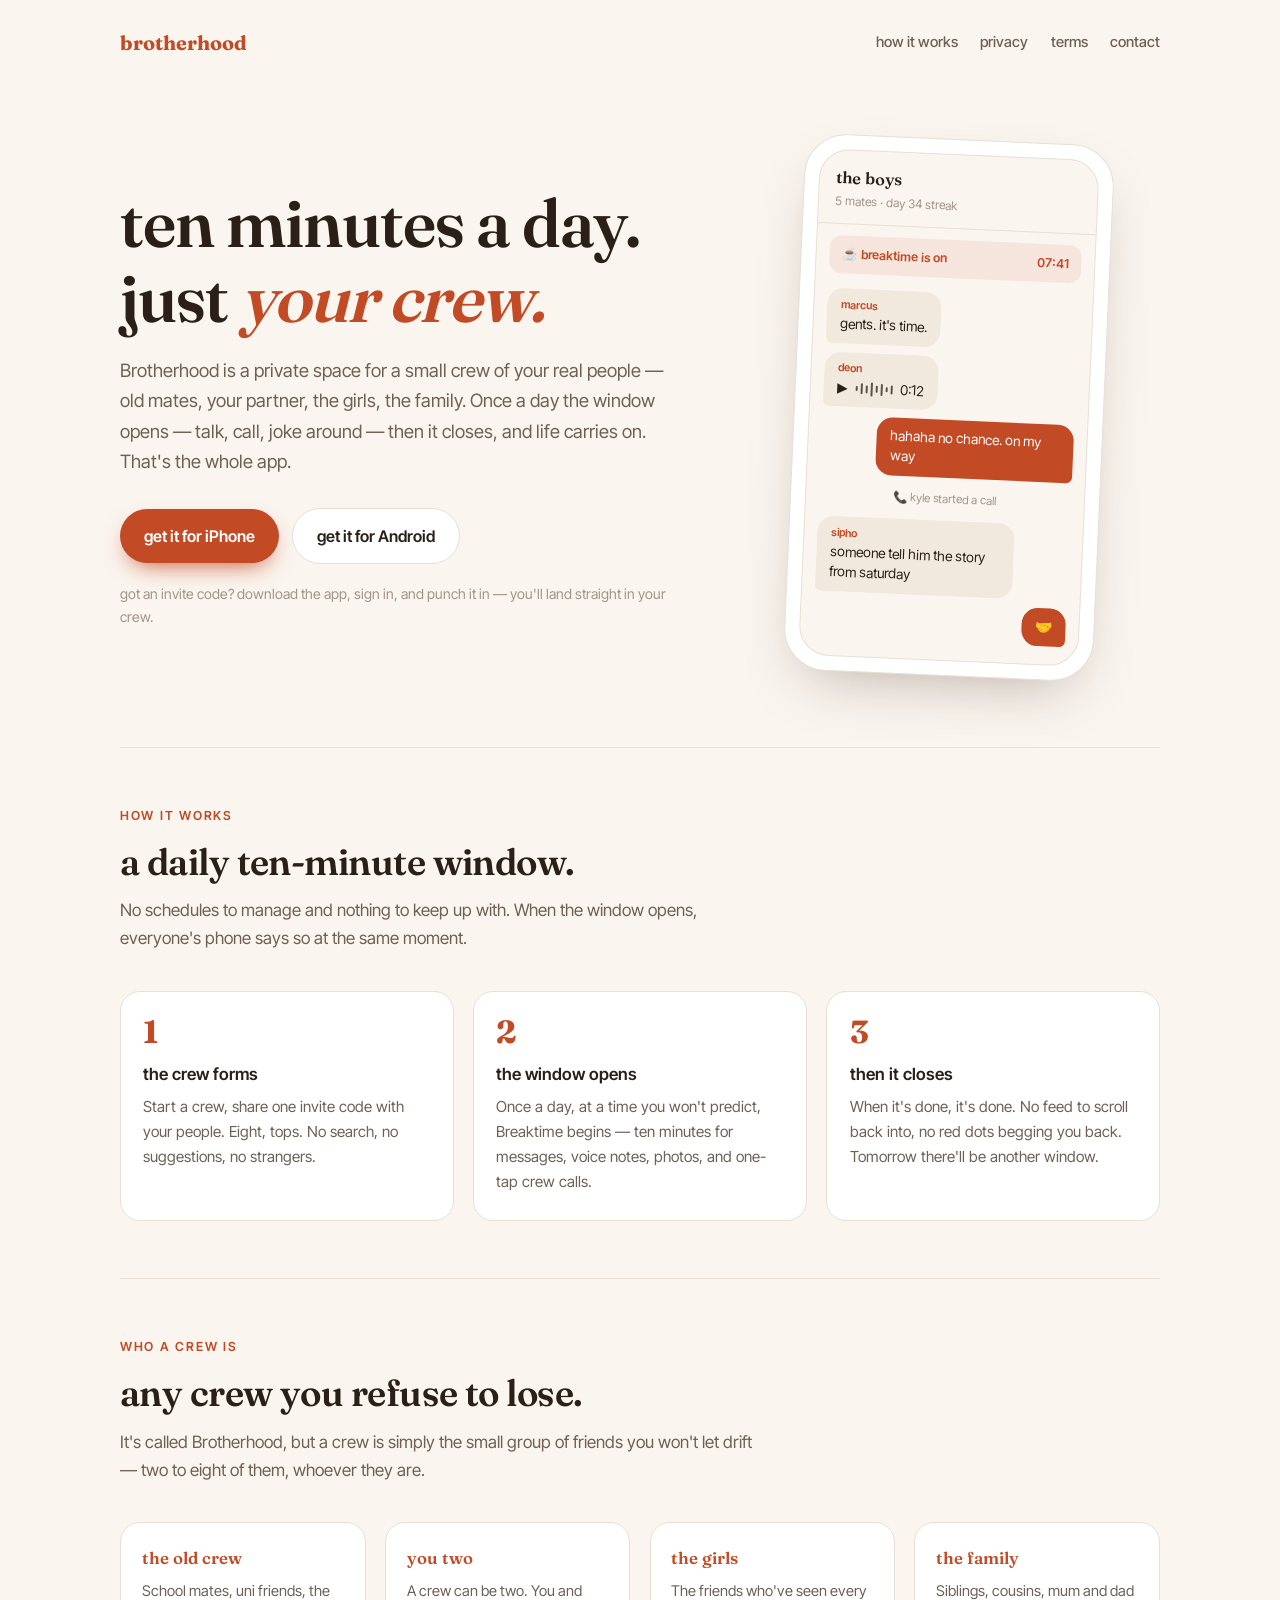
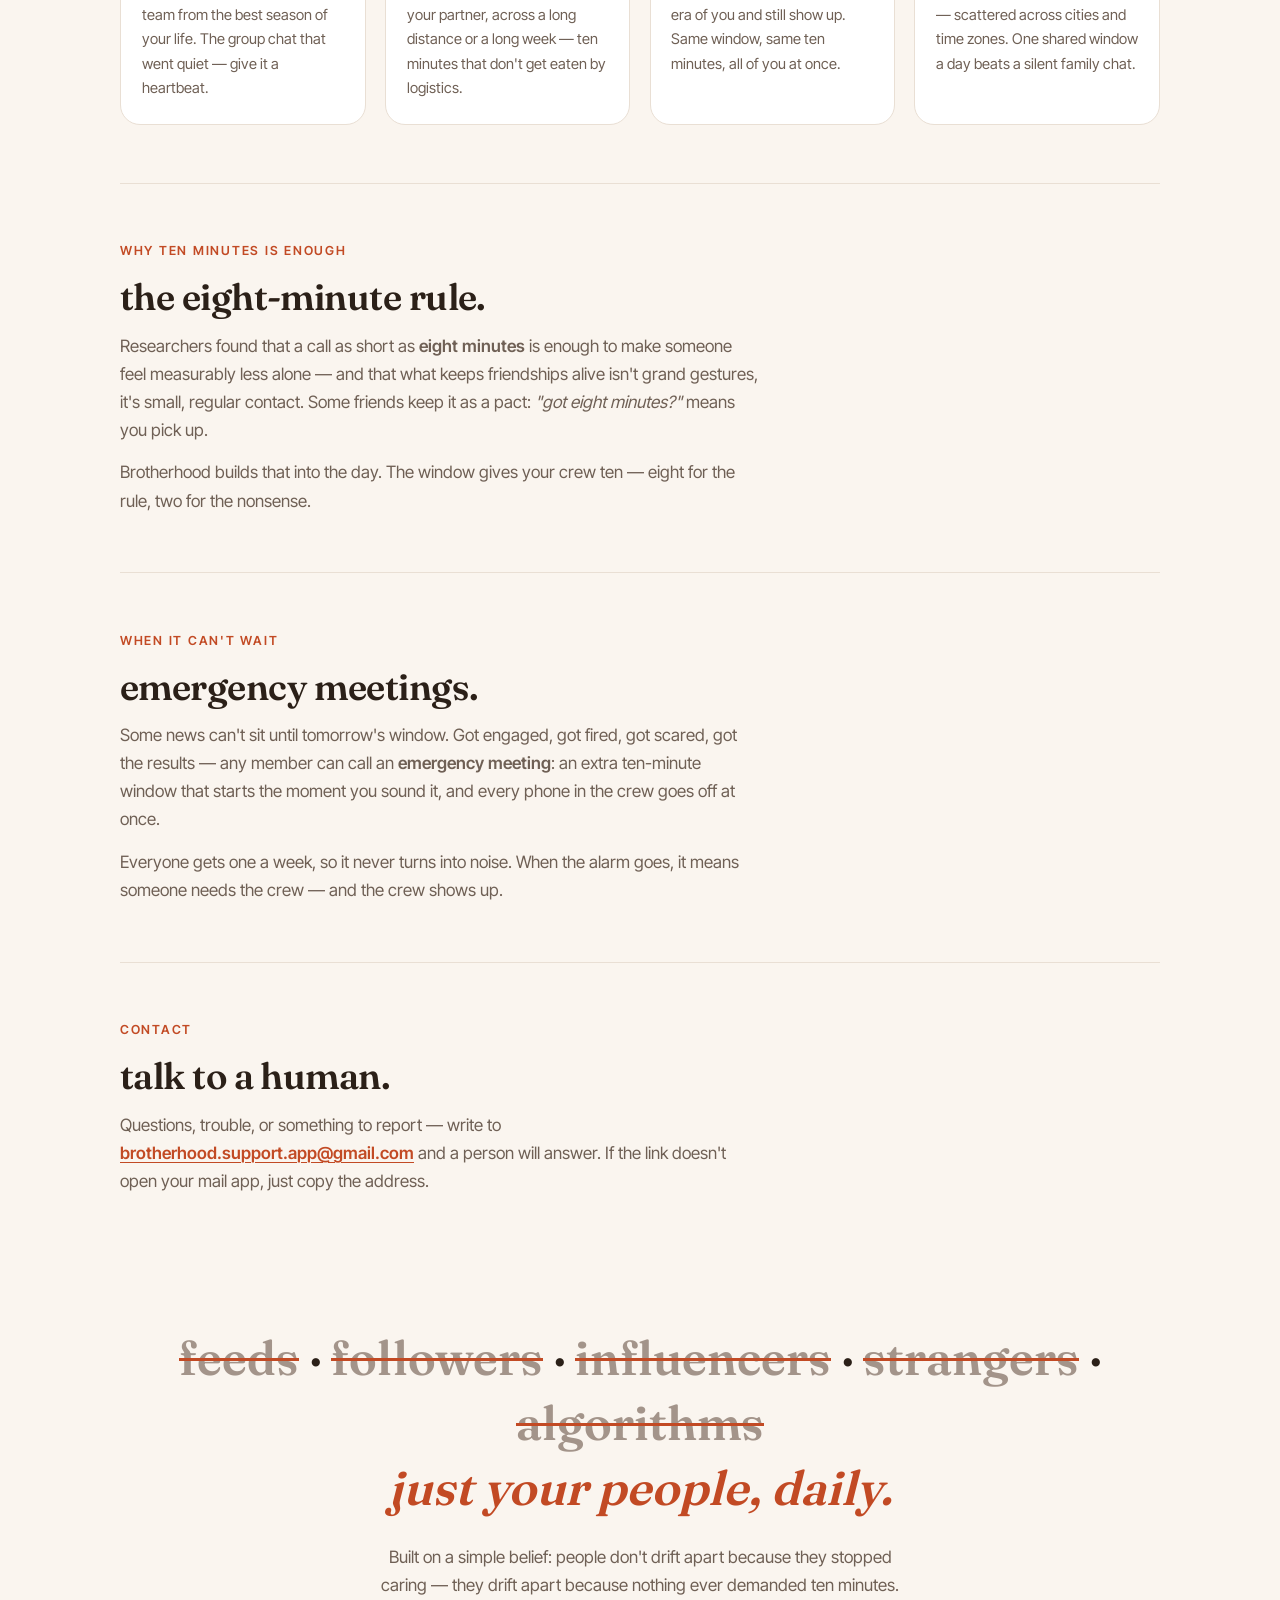
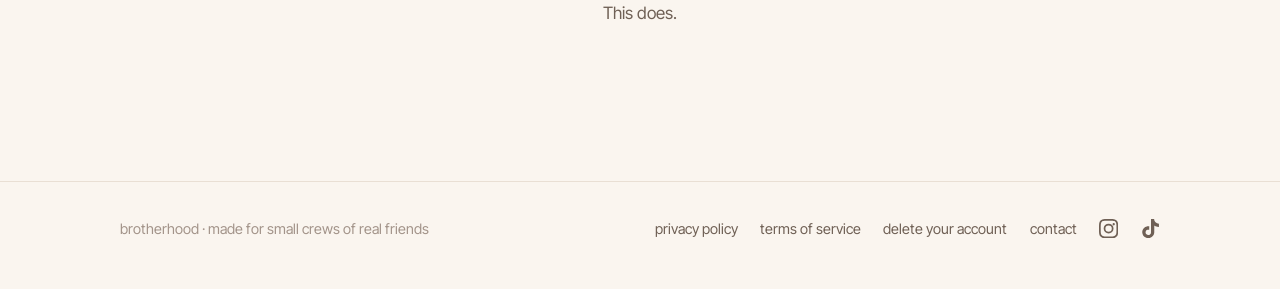
<file: index.html>
<!doctype html>
<html lang="en">
<head>
  <meta charset="utf-8">
  <meta name="viewport" content="width=device-width, initial-scale=1">
  <title>Brotherhood — a private app to stay close to your crew</title>
  <meta name="description" content="Brotherhood is a private app for a small crew of real friends. Once a day a 10-minute window opens to talk, call and share — no feeds, no algorithm.">

  <link rel="canonical" href="https://brotherhood.help/">

  <meta property="og:type" content="website">
  <meta property="og:site_name" content="Brotherhood">
  <meta property="og:title" content="Brotherhood — ten minutes a day, just your crew">
  <meta property="og:description" content="A private space for a small crew of real friends. Once a day the window opens — ten minutes to talk, call and joke around — then life carries on. No feeds, no followers, no strangers.">
  <meta property="og:url" content="https://brotherhood.help/">
  <meta property="og:image" content="https://brotherhood.help/og.png?v=1">
  <meta property="og:image:secure_url" content="https://brotherhood.help/og.png?v=1">
  <meta property="og:image:type" content="image/png">
  <meta property="og:image:width" content="1200">
  <meta property="og:image:height" content="630">
  <meta property="og:image:alt" content="Brotherhood — ten minutes a day, just your crew">
  <meta property="og:locale" content="en_GB">

  <meta name="twitter:card" content="summary_large_image">
  <meta name="twitter:image" content="https://brotherhood.help/og.png?v=1">
  <meta name="twitter:image:alt" content="Brotherhood — ten minutes a day, just your crew">

  <meta name="theme-color" content="#faf5ef" media="(prefers-color-scheme: light)">
  <meta name="theme-color" content="#191310" media="(prefers-color-scheme: dark)">
  <link rel="icon" type="image/svg+xml" href="/favicon.svg?v=2">
  <link rel="icon" type="image/png" sizes="96x96" href="/favicon.png?v=2">
  <link rel="apple-touch-icon" href="/apple-touch-icon.png">
  <link rel="preload" href="/fonts/6NU78FyLNQOQZAnv9bYEvDiIdE9Ea92uemAk_WBq8U_9v0c2Wa0KxC9TeA.woff2" as="font" type="font/woff2" crossorigin>
  <link rel="stylesheet" href="/fonts.css">
  <link rel="stylesheet" href="/styles.css">
  <script src="/mail.js" defer></script>

  <script type="application/ld+json">
  {
    "@context": "https://schema.org",
    "@graph": [
      {
        "@type": "Organization",
        "@id": "https://brotherhood.help/#organization",
        "name": "Brotherhood",
        "url": "https://brotherhood.help/",
        "logo": { "@type": "ImageObject", "url": "https://brotherhood.help/logo.png", "width": 512, "height": 512 },
        "email": "brotherhood.support.app@gmail.com",
        "sameAs": [
          "https://www.instagram.com/brotherhood_app_/",
          "https://www.tiktok.com/@brotherhood7358",
          "https://apps.apple.com/app/id6773460771",
          "https://play.google.com/store/apps/details?id=com.teegen.brohood"
        ]
      },
      {
        "@type": "WebSite",
        "@id": "https://brotherhood.help/#website",
        "name": "Brotherhood",
        "alternateName": "Brotherhood App",
        "url": "https://brotherhood.help/",
        "inLanguage": "en",
        "publisher": { "@id": "https://brotherhood.help/#organization" }
      },
      {
        "@type": "SoftwareApplication",
        "@id": "https://brotherhood.help/#app",
        "name": "Brotherhood",
        "url": "https://brotherhood.help/",
        "operatingSystem": "iOS, Android",
        "applicationCategory": "SocialNetworkingApplication",
        "description": "A private space for a small crew (2-8) of real friends. Once a day a ten-minute Breaktime window opens for messages, voice notes, photos and one-tap crew calls, then it closes. No feeds, no followers, no strangers.",
        "downloadUrl": [
          "https://apps.apple.com/app/id6773460771",
          "https://play.google.com/store/apps/details?id=com.teegen.brohood"
        ],
        "offers": { "@type": "Offer", "price": "0", "priceCurrency": "USD" },
        "publisher": { "@id": "https://brotherhood.help/#organization" }
      }
    ]
  }
  </script>
</head>
<body>

<div class="shell">
  <header class="topbar">
    <a class="wordmark" href="/">brotherhood</a>
    <nav>
      <a href="#how">how it works</a>
      <a href="/privacy/">privacy</a>
      <a href="/terms/">terms</a>
      <a href="#contact">contact</a>
    </nav>
  </header>

  <section class="hero">
    <div>
      <h1>ten minutes a day.<br>just <em>your crew.</em></h1>
      <p class="lede">Brotherhood is a private space for a small crew of your
      real people — old mates, your partner, the girls, the family. Once a
      day the window opens — talk, call, joke around — then it closes, and
      life carries on. That's the whole app.</p>
      <div class="cta-row">
        <a class="btn btn-primary" href="https://apps.apple.com/app/id6773460771">get it for iPhone</a>
        <a class="btn btn-ghost" href="https://play.google.com/store/apps/details?id=com.teegen.brohood">get it for Android</a>
        <p class="cta-note">got an invite code? download the app, sign in, and
        punch it in — you'll land straight in your crew.</p>
      </div>
    </div>

    <div class="phone-wrap" aria-hidden="true">
      <div class="phone">
        <div class="phone-screen">
          <div class="phone-head">
            <div class="crew-name">the boys</div>
            <div class="crew-sub">5 mates · day 34 streak</div>
          </div>
          <div class="band"><span>☕ breaktime is on</span><span>07:41</span></div>
          <div class="chat">
            <div class="bubble them"><span class="who">marcus</span>gents. it's time.</div>
            <div class="bubble them"><span class="who">deon</span>
              <span class="voice">▶
                <span class="bars"><i style="height:5px"></i><i style="height:11px"></i><i style="height:8px"></i><i style="height:14px"></i><i style="height:7px"></i><i style="height:12px"></i><i style="height:5px"></i><i style="height:9px"></i></span>
                0:12
              </span>
            </div>
            <div class="bubble me">hahaha no chance. on my way</div>
            <div class="sysline">📞 kyle started a call</div>
            <div class="bubble them"><span class="who">sipho</span>someone tell him the story from saturday</div>
            <div class="bubble me">🤝</div>
          </div>
        </div>
      </div>
    </div>
  </section>

  <section class="section" id="how">
    <p class="kicker">how it works</p>
    <h2>a daily ten-minute window.</h2>
    <p class="lede">No schedules to manage and nothing to keep up with. When
    the window opens, everyone's phone says so at the same moment.</p>
    <div class="steps">
      <div class="step">
        <div class="num">1</div>
        <h3>the crew forms</h3>
        <p>Start a crew, share one invite code with your people.
        Eight, tops. No search, no suggestions, no strangers.</p>
      </div>
      <div class="step">
        <div class="num">2</div>
        <h3>the window opens</h3>
        <p>Once a day, at a time you won't predict, Breaktime begins —
        ten minutes for messages, voice notes, photos, and one-tap
        crew calls.</p>
      </div>
      <div class="step">
        <div class="num">3</div>
        <h3>then it closes</h3>
        <p>When it's done, it's done. No feed to scroll back into, no
        red dots begging you back. Tomorrow there'll be another window.</p>
      </div>
    </div>
  </section>

  <section class="section" id="who">
    <p class="kicker">who a crew is</p>
    <h2>any crew you refuse to lose.</h2>
    <p class="lede">It's called Brotherhood, but a crew is simply the small
    group of friends you won't let drift — two to eight of them, whoever they are.</p>
    <div class="crews">
      <div class="crew-card">
        <div class="crew-title">the old crew</div>
        <p>School mates, uni friends, the team from the best season of your
        life. The group chat that went quiet — give it a heartbeat.</p>
      </div>
      <div class="crew-card">
        <div class="crew-title">you two</div>
        <p>A crew can be two. You and your partner, across a long distance
        or a long week — ten minutes that don't get eaten by logistics.</p>
      </div>
      <div class="crew-card">
        <div class="crew-title">the girls</div>
        <p>The friends who've seen every era of you and still show up.
        Same window, same ten minutes, all of you at once.</p>
      </div>
      <div class="crew-card">
        <div class="crew-title">the family</div>
        <p>Siblings, cousins, mum and dad — scattered across cities and
        time zones. One shared window a day beats a silent family chat.</p>
      </div>
    </div>
  </section>

  <section class="section" id="eight">
    <p class="kicker">why ten minutes is enough</p>
    <h2>the eight-minute rule.</h2>
    <p class="lede">Researchers found that a call as short as <strong>eight
    minutes</strong> is enough to make someone feel measurably less alone —
    and that what keeps friendships alive isn't grand gestures, it's small,
    regular contact. Some friends keep it as a pact: <em>"got eight
    minutes?"</em> means you pick up.</p>
    <p class="lede">Brotherhood builds that into the day. The window gives
    your crew ten — eight for the rule, two for the nonsense.</p>
  </section>

  <section class="section" id="emergency">
    <p class="kicker">when it can't wait</p>
    <h2>emergency meetings.</h2>
    <p class="lede">Some news can't sit until tomorrow's window. Got engaged,
    got fired, got scared, got the results — any member can call an
    <strong>emergency meeting</strong>: an extra ten-minute window that
    starts the moment you sound it, and every phone in the crew goes off
    at once.</p>
    <p class="lede">Everyone gets one a week, so it never turns into noise.
    When the alarm goes, it means someone needs the crew — and the crew
    shows up.</p>
  </section>

  <section class="section" id="contact">
    <p class="kicker">contact</p>
    <h2>talk to a human.</h2>
    <p class="lede">Questions, trouble, or something to report — write to
    <a href="mailto:brotherhood.support.app@gmail.com"><strong>brotherhood.support.app@gmail.com</strong></a>
    and a person will answer. If the link doesn't open your mail app, just
    copy the address.</p>
  </section>

  <section class="manifesto">
    <div class="lines">
      <span class="no">feeds</span> · <span class="no">followers</span> ·
      <span class="no">influencers</span> · <span class="no">strangers</span> ·
      <span class="no">algorithms</span><br>
      <span class="yes">just your people, daily.</span>
    </div>
    <p class="creed">Built on a simple belief: people don't drift apart
    because they stopped caring — they drift apart because nothing ever
    demanded ten minutes. This does.</p>
  </section>
</div>

<footer>
  <div class="shell foot-row">
    <span>brotherhood · made for small crews of real friends</span>
    <div class="foot-links">
      <a href="/privacy/">privacy policy</a>
      <a href="/terms/">terms of service</a>
      <a href="/delete-account/">delete your account</a>
      <a href="#contact">contact</a>
      <a class="social" href="https://www.instagram.com/brotherhood_app_/" target="_blank" rel="noopener" aria-label="Brotherhood on Instagram">
        <svg viewBox="0 0 24 24" aria-hidden="true" focusable="false"><path d="M12 2.16c3.2 0 3.58.01 4.85.07 1.17.05 1.8.25 2.23.41.56.22.96.48 1.38.9.42.42.68.82.9 1.38.16.42.36 1.06.41 2.23.06 1.27.07 1.65.07 4.85s-.01 3.58-.07 4.85c-.05 1.17-.25 1.8-.41 2.23-.22.56-.48.96-.9 1.38-.42.42-.82.68-1.38.9-.42.16-1.06.36-2.23.41-1.27.06-1.65.07-4.85.07s-3.58-.01-4.85-.07c-1.17-.05-1.8-.25-2.23-.41a3.7 3.7 0 0 1-1.38-.9 3.7 3.7 0 0 1-.9-1.38c-.16-.42-.36-1.06-.41-2.23-.06-1.27-.07-1.65-.07-4.85s.01-3.58.07-4.85c.05-1.17.25-1.8.41-2.23.22-.56.48-.96.9-1.38.42-.42.82-.68 1.38-.9.42-.16 1.06-.36 2.23-.41C8.42 2.17 8.8 2.16 12 2.16M12 0C8.74 0 8.33.01 7.05.07 5.78.13 4.9.33 4.14.63a5.86 5.86 0 0 0-2.13 1.38A5.86 5.86 0 0 0 .63 4.14C.33 4.9.13 5.78.07 7.05.01 8.33 0 8.74 0 12s.01 3.67.07 4.95c.06 1.27.26 2.15.56 2.91.31.79.72 1.46 1.38 2.13.67.66 1.34 1.07 2.13 1.38.76.3 1.64.5 2.91.56C8.33 23.99 8.74 24 12 24s3.67-.01 4.95-.07c1.27-.06 2.15-.26 2.91-.56a5.86 5.86 0 0 0 2.13-1.38 5.86 5.86 0 0 0 1.38-2.13c.3-.76.5-1.64.56-2.91.06-1.28.07-1.69.07-4.95s-.01-3.67-.07-4.95c-.06-1.27-.26-2.15-.56-2.91a5.86 5.86 0 0 0-1.38-2.13A5.86 5.86 0 0 0 19.86.63c-.76-.3-1.64-.5-2.91-.56C15.67.01 15.26 0 12 0m0 5.84a6.16 6.16 0 1 0 0 12.32 6.16 6.16 0 0 0 0-12.32M12 16a4 4 0 1 1 0-8 4 4 0 0 1 0 8m6.41-10.85a1.44 1.44 0 1 0 0 2.88 1.44 1.44 0 0 0 0-2.88"/></svg>
      </a>
      <a class="social" href="https://www.tiktok.com/@brotherhood7358" target="_blank" rel="noopener" aria-label="Brotherhood on TikTok">
        <svg viewBox="0 0 24 24" aria-hidden="true" focusable="false"><path d="M12.53.02c1.31-.02 2.61-.01 3.91-.02.08 1.53.63 3.09 1.75 4.17 1.12 1.11 2.7 1.62 4.24 1.79v4.03c-1.44-.05-2.89-.35-4.2-.97-.57-.26-1.1-.59-1.62-.93-.01 2.92.01 5.84-.02 8.75-.08 1.4-.54 2.79-1.35 3.94-1.31 1.92-3.58 3.17-5.91 3.21-1.43.08-2.86-.31-4.08-1.03-2.02-1.19-3.44-3.37-3.65-5.71-.02-.5-.03-1-.01-1.49.18-1.9 1.12-3.72 2.58-4.96 1.66-1.44 3.98-2.13 6.15-1.72.02 1.48-.04 2.96-.04 4.44-.99-.32-2.15-.23-3.02.37-.63.41-1.11 1.04-1.36 1.75-.21.51-.15 1.07-.14 1.61.24 1.64 1.82 3.02 3.5 2.87 1.12-.01 2.19-.66 2.77-1.61.19-.33.4-.67.41-1.06.1-1.79.06-3.57.07-5.36.01-4.03-.01-8.05.02-12.07z"/></svg>
      </a>
    </div>
  </div>
</footer>

</body>
</html>
</file>
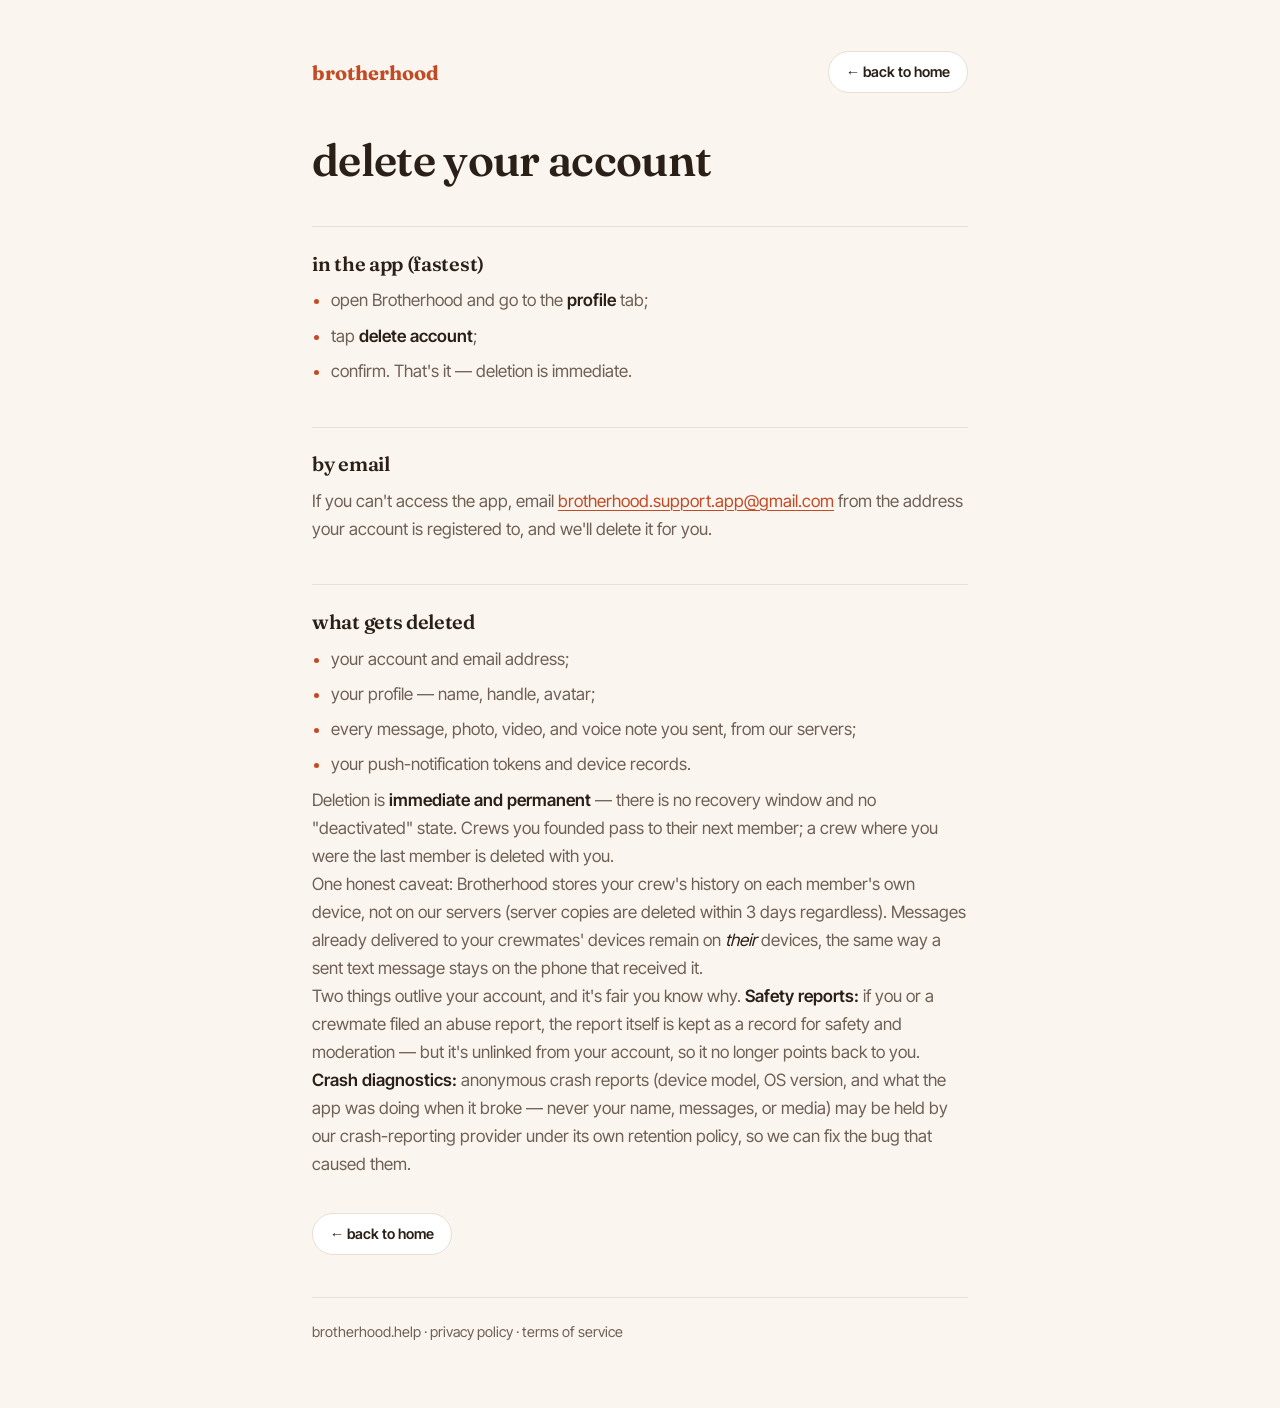
<file: delete-account/index.html>
<!doctype html>
<!-- Public account-deletion page — required by Google Play's Data safety form. -->
<html lang="en">
<head>
  <meta charset="utf-8">
  <meta name="viewport" content="width=device-width, initial-scale=1">
  <title>delete your account — brotherhood</title>
  <meta name="description" content="Delete your Brotherhood account and data — remove it in the app in a few taps, or request deletion by email. A private app for small crews of real friends.">
  <link rel="canonical" href="https://brotherhood.help/delete-account/">
  <meta property="og:type" content="website">
  <meta property="og:site_name" content="Brotherhood">
  <meta property="og:title" content="delete your account — brotherhood">
  <meta property="og:description" content="How to delete your Brotherhood account and everything you've sent.">
  <meta property="og:url" content="https://brotherhood.help/delete-account/">
  <meta property="og:image" content="https://brotherhood.help/og.png?v=1">
  <meta property="og:image:width" content="1200">
  <meta property="og:image:height" content="630">
  <meta property="og:locale" content="en_GB">
  <meta name="twitter:card" content="summary_large_image">
  <meta name="twitter:image" content="https://brotherhood.help/og.png?v=1">
  <meta name="theme-color" content="#faf5ef" media="(prefers-color-scheme: light)">
  <meta name="theme-color" content="#191310" media="(prefers-color-scheme: dark)">
  <link rel="icon" type="image/svg+xml" href="/favicon.svg?v=2">
  <link rel="icon" type="image/png" sizes="96x96" href="/favicon.png?v=2">
  <link rel="apple-touch-icon" href="/apple-touch-icon.png">
  <link rel="preload" href="/fonts/6NU78FyLNQOQZAnv9bYEvDiIdE9Ea92uemAk_WBq8U_9v0c2Wa0KxC9TeA.woff2" as="font" type="font/woff2" crossorigin>
  <link rel="stylesheet" href="/fonts.css">
  <link rel="stylesheet" href="/styles.css">
  <script src="/mail.js" defer></script>
</head>
<body>
<main class="doc">
  <header class="doc-top">
    <a class="wordmark" href="/">brotherhood</a>
    <a class="btn-back" href="/">← back to home</a>
  </header>

  <h1>delete your account</h1>

  <h2>in the app (fastest)</h2>
  <ul>
    <li>open Brotherhood and go to the <strong>profile</strong> tab;</li>
    <li>tap <strong>delete account</strong>;</li>
    <li>confirm. That's it — deletion is immediate.</li>
  </ul>

  <h2>by email</h2>
  <p>If you can't access the app, email
  <a href="mailto:brotherhood.support.app@gmail.com?subject=delete%20my%20brotherhood%20account">brotherhood.support.app@gmail.com</a>
  from the address your account is registered to, and we'll delete it for you.</p>

  <h2>what gets deleted</h2>
  <ul>
    <li>your account and email address;</li>
    <li>your profile — name, handle, avatar;</li>
    <li>every message, photo, video, and voice note you sent, from our servers;</li>
    <li>your push-notification tokens and device records.</li>
  </ul>
  <p>Deletion is <strong>immediate and permanent</strong> — there is no recovery window
  and no "deactivated" state. Crews you founded pass to their next member; a crew where
  you were the last member is deleted with you.</p>

  <p class="soft">One honest caveat: Brotherhood stores your crew's history on each
  member's own device, not on our servers (server copies are deleted within 3 days
  regardless). Messages already delivered to your crewmates' devices remain on
  <em>their</em> devices, the same way a sent text message stays on the phone that
  received it.</p>

  <p class="soft">Two things outlive your account, and it's fair you know why.
  <strong>Safety reports:</strong> if you or a crewmate filed an abuse report, the
  report itself is kept as a record for safety and moderation — but it's unlinked from
  your account, so it no longer points back to you. <strong>Crash diagnostics:</strong>
  anonymous crash reports (device model, OS version, and what the app was doing when it
  broke — never your name, messages, or media) may be held by our crash-reporting
  provider under its own retention policy, so we can fix the bug that caused them.</p>

  <p class="doc-end"><a class="btn-back" href="/">← back to home</a></p>

  <hr>
  <footer>
    <p><a href="/">brotherhood.help</a> · <a href="/privacy/">privacy policy</a> ·
    <a href="/terms/">terms of service</a></p>
  </footer>
</main>
</body>
</html>
</file>
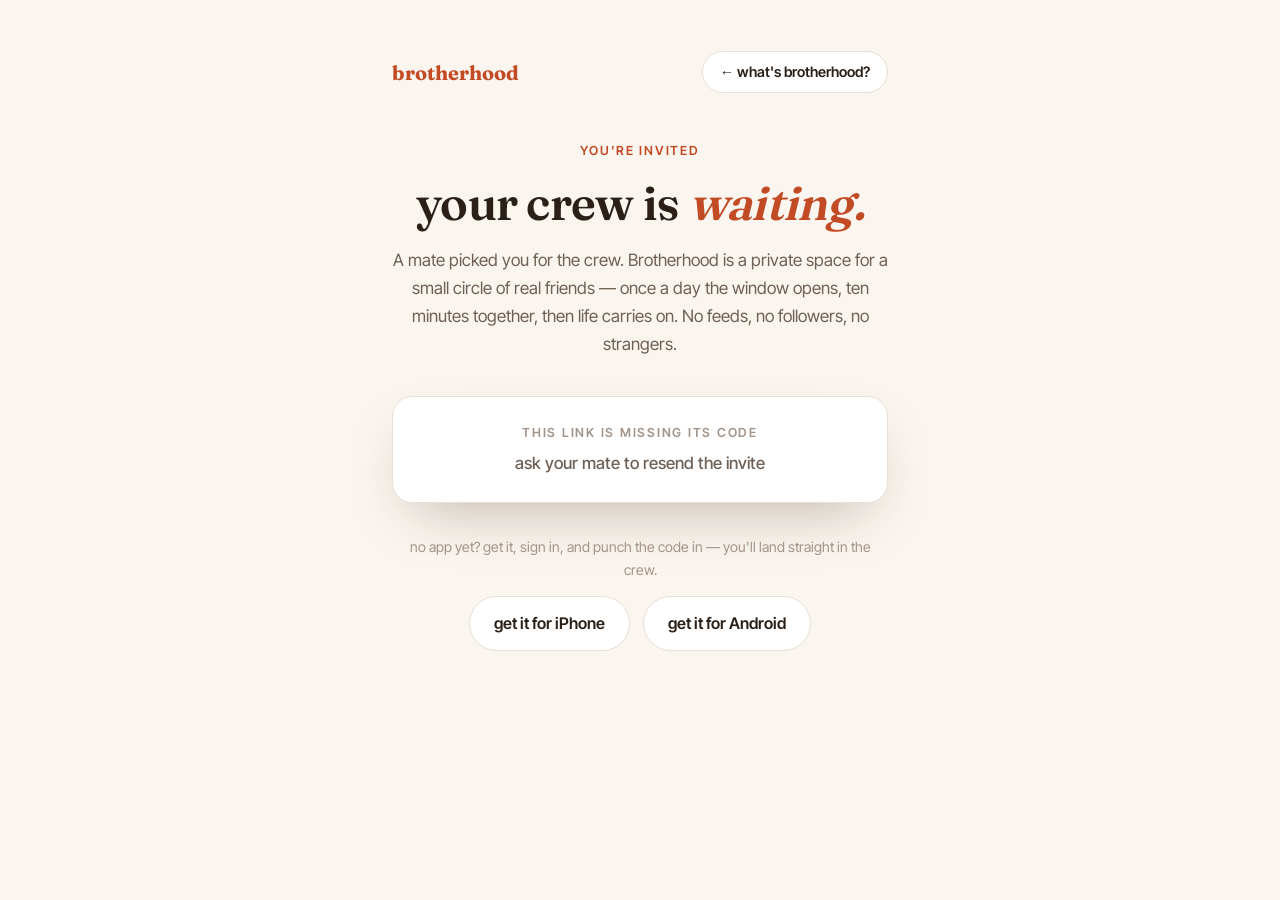
<file: join/index.html>
<!doctype html>
<html lang="en">
<head>
  <meta charset="utf-8">
  <meta name="viewport" content="width=device-width, initial-scale=1">
  <title>you're invited — brotherhood</title>
  <meta name="description" content="a mate invited you to a crew on brotherhood — a private space for a small crew of real friends.">
  <meta name="robots" content="noindex">
  <meta property="og:type" content="website">
  <meta property="og:site_name" content="brotherhood">
  <meta property="og:title" content="you're invited to a crew on brotherhood">
  <meta property="og:description" content="a private space for a small crew of real friends. once a day the window opens — ten minutes together — then life carries on. no feeds, no followers, no strangers.">
  <meta property="og:url" content="https://brotherhood.help/join">
  <meta property="og:image" content="https://brotherhood.help/og.png?v=1">
  <meta property="og:image:secure_url" content="https://brotherhood.help/og.png?v=1">
  <meta property="og:image:type" content="image/png">
  <meta property="og:image:width" content="1200">
  <meta property="og:image:height" content="630">
  <meta property="og:image:alt" content="brotherhood — you're invited to a crew">
  <meta property="og:locale" content="en_GB">
  <meta name="twitter:card" content="summary_large_image">
  <meta name="twitter:image" content="https://brotherhood.help/og.png?v=1">
  <meta name="theme-color" content="#c24a24">
  <link rel="icon" type="image/svg+xml" href="/favicon.svg?v=2">
  <link rel="icon" type="image/png" sizes="96x96" href="/favicon.png?v=2">
  <link rel="apple-touch-icon" href="/apple-touch-icon.png">
  <link rel="preload" href="/fonts/6NU78FyLNQOQZAnv9bYEvDiIdE9Ea92uemAk_WBq8U_9v0c2Wa0KxC9TeA.woff2" as="font" type="font/woff2" crossorigin>
  <link rel="stylesheet" href="/fonts.css">
  <link rel="stylesheet" href="/styles.css">
</head>
<body>

<main class="join">
  <header class="doc-top">
    <a class="wordmark" href="/">brotherhood</a>
    <a class="btn-back" href="/">← what's brotherhood?</a>
  </header>

  <p class="kicker">you're invited</p>
  <h1>your crew is <em>waiting.</em></h1>
  <p class="lede">A mate picked you for the crew. Brotherhood is a private
  space for a small circle of real friends — once a day the window opens,
  ten minutes together, then life carries on. No feeds, no followers,
  no strangers.</p>

  <div class="code-card">
    <p class="code-label" id="code-label">your invite code</p>
    <div class="invite-code" id="code">········</div>
    <button class="btn btn-ghost" id="copy" type="button">copy code</button>
  </div>

  <div class="cta-row" id="open-row">
    <a class="btn btn-primary" id="open-app" href="#">got the app? open it</a>
  </div>
  <p class="cta-note">no app yet? get it, sign in, and punch the code in —
  you'll land straight in the crew.</p>
  <div class="cta-row">
    <a class="btn btn-ghost" href="https://apps.apple.com/app/id6773460771">get it for iPhone</a>
    <a class="btn btn-ghost" href="https://play.google.com/store/apps/details?id=com.teegen.brohood">get it for Android</a>
  </div>
</main>

<script>
(function () {
  var code = (new URLSearchParams(location.search).get("code") || "")
    .replace(/[^0-9a-zA-Z]/g, "")
    .slice(0, 8)
    .toLowerCase();

  var codeEl = document.getElementById("code");
  var copyEl = document.getElementById("copy");

  if (!code) {
    document.getElementById("code-label").textContent = "this link is missing its code";
    codeEl.textContent = "ask your mate to resend the invite";
    codeEl.className = "invite-code missing";
    // style.display, not hidden: the stylesheet's display on .btn/.cta-row
    // outranks the [hidden] UA rule.
    copyEl.style.display = "none";
    document.getElementById("open-row").style.display = "none";
    return;
  }

  codeEl.textContent = code.toUpperCase();
  // Custom-scheme fallback for when the universal link didn't hand off to
  // the app (e.g. the link was opened in the browser directly).
  document.getElementById("open-app").href = "brohood://join?code=" + code;

  function toast(msg) {
    var t = document.querySelector(".toast");
    if (!t) {
      t = document.createElement("div");
      t.className = "toast";
      document.body.appendChild(t);
    }
    t.textContent = msg;
    t.classList.add("show");
    clearTimeout(t._hide);
    t._hide = setTimeout(function () { t.classList.remove("show"); }, 2600);
  }

  copyEl.addEventListener("click", function () {
    var done = function () { toast("code copied — paste it in the app"); };
    if (navigator.clipboard) {
      navigator.clipboard.writeText(code).then(done).catch(function () {});
    } else {
      var ta = document.createElement("textarea");
      ta.value = code;
      document.body.appendChild(ta);
      ta.select();
      try { document.execCommand("copy"); done(); } catch (e) {}
      document.body.removeChild(ta);
    }
  });
})();
</script>

</body>
</html>
</file>
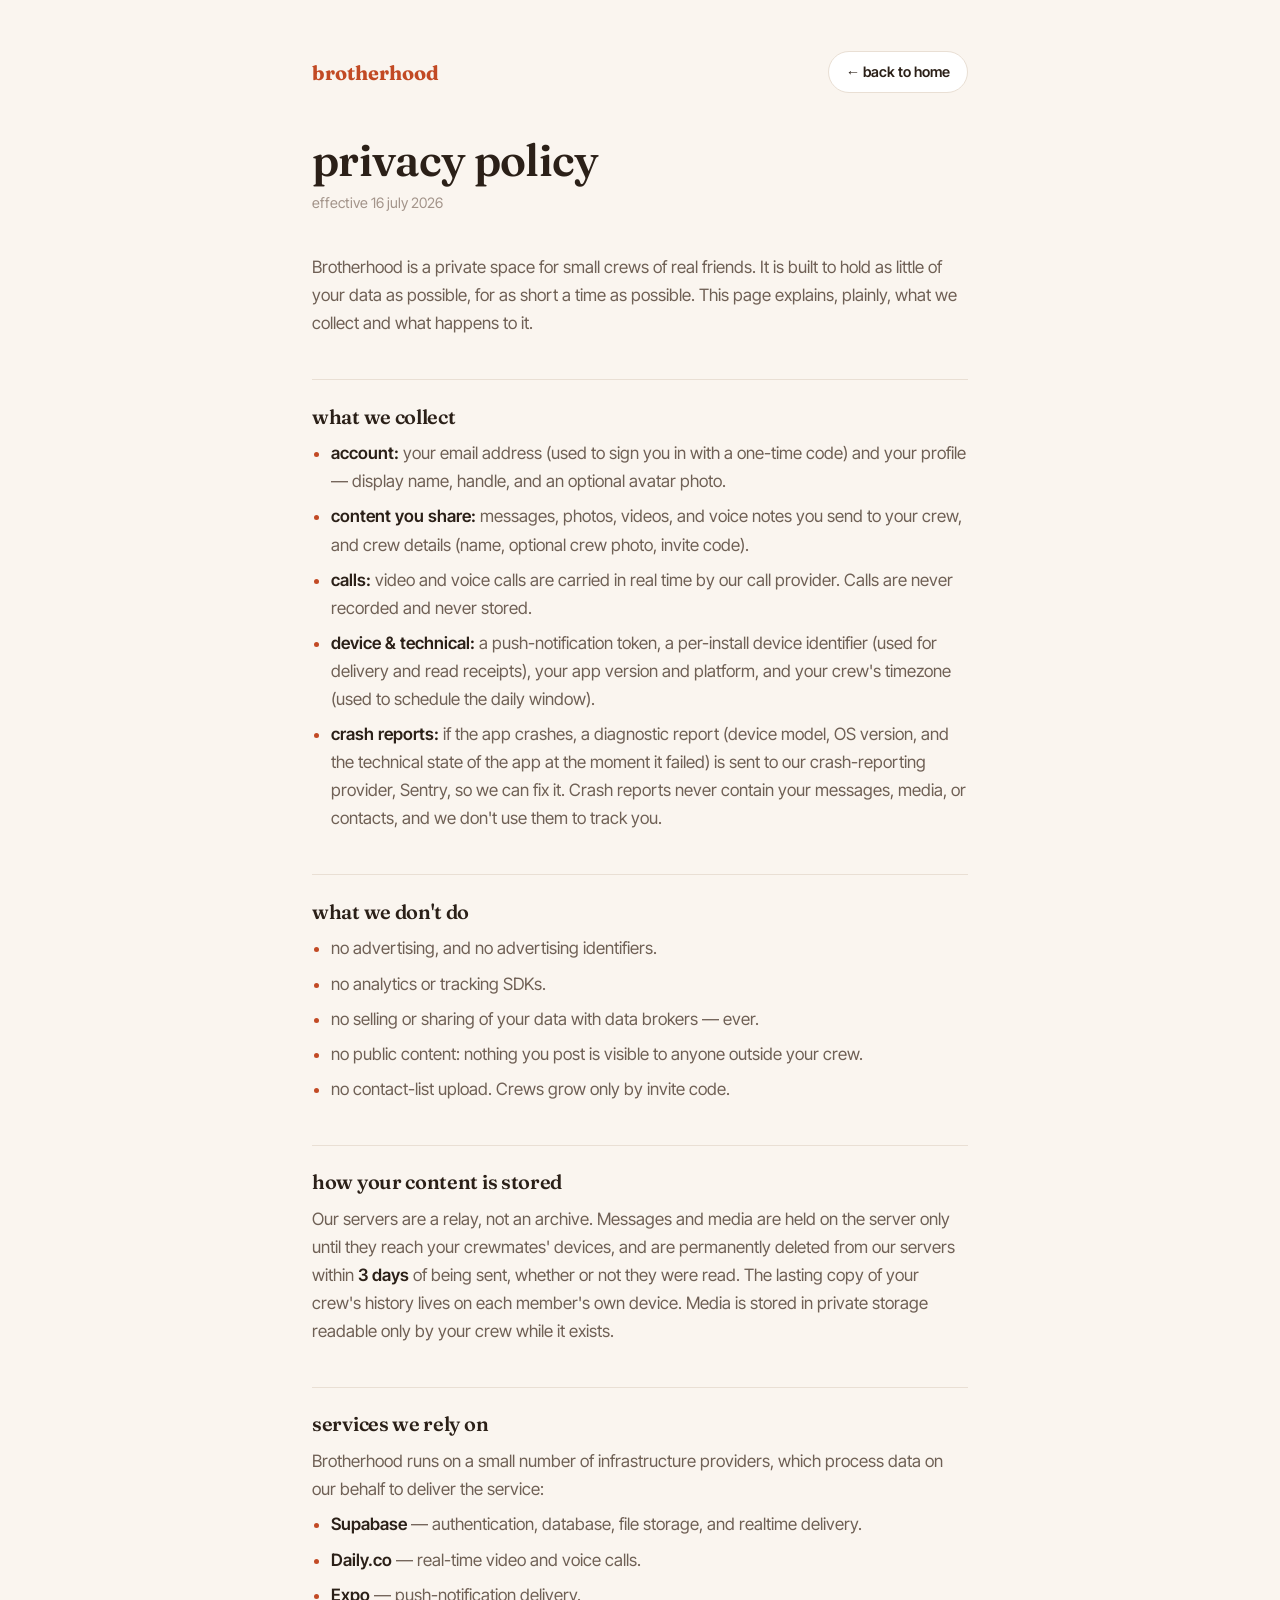
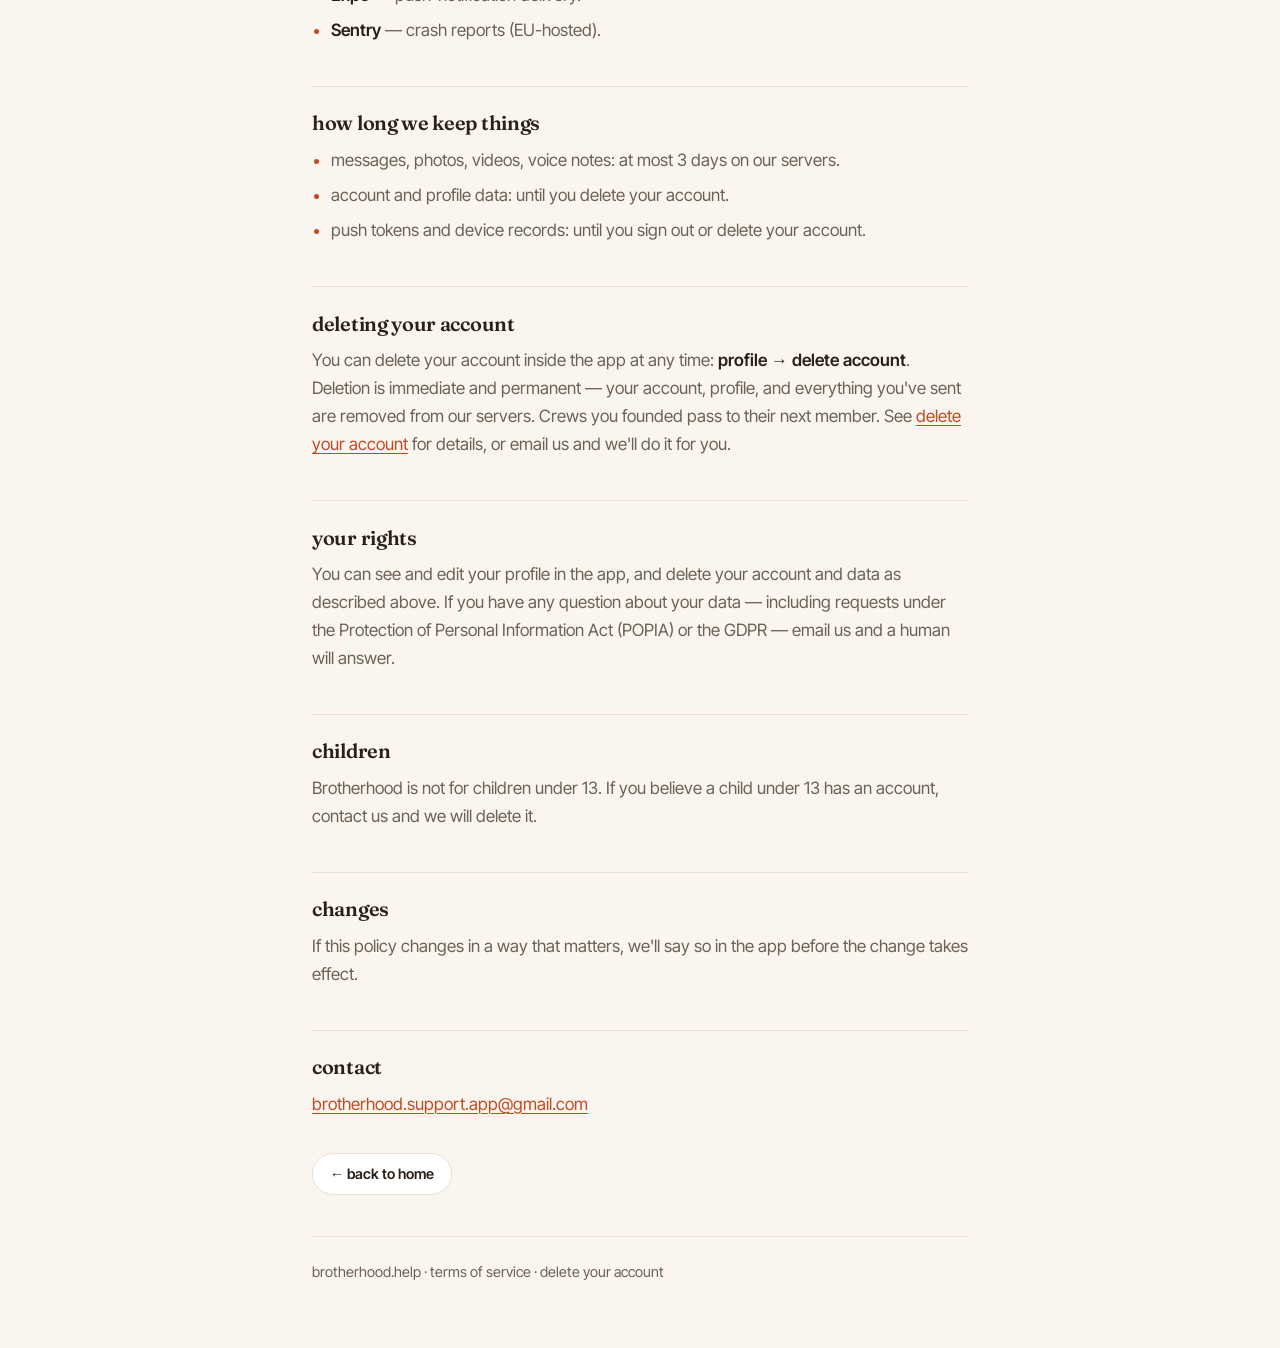
<file: privacy/index.html>
<!doctype html>
<!-- DRAFT prepared 2026-07-16 — review before store submission. Not legal advice. -->
<html lang="en">
<head>
  <meta charset="utf-8">
  <meta name="viewport" content="width=device-width, initial-scale=1">
  <title>privacy policy — brotherhood</title>
  <meta name="description" content="Brotherhood's privacy policy — a private app for small crews of real friends, built to hold as little of your data as possible, for as short a time as possible.">
  <link rel="canonical" href="https://brotherhood.help/privacy/">
  <meta property="og:type" content="website">
  <meta property="og:site_name" content="Brotherhood">
  <meta property="og:title" content="privacy policy — brotherhood">
  <meta property="og:description" content="What Brotherhood stores, what it never collects, and how to delete everything.">
  <meta property="og:url" content="https://brotherhood.help/privacy/">
  <meta property="og:image" content="https://brotherhood.help/og.png?v=1">
  <meta property="og:image:width" content="1200">
  <meta property="og:image:height" content="630">
  <meta property="og:locale" content="en_GB">
  <meta name="twitter:card" content="summary_large_image">
  <meta name="twitter:image" content="https://brotherhood.help/og.png?v=1">
  <meta name="theme-color" content="#faf5ef" media="(prefers-color-scheme: light)">
  <meta name="theme-color" content="#191310" media="(prefers-color-scheme: dark)">
  <link rel="icon" type="image/svg+xml" href="/favicon.svg?v=2">
  <link rel="icon" type="image/png" sizes="96x96" href="/favicon.png?v=2">
  <link rel="apple-touch-icon" href="/apple-touch-icon.png">
  <link rel="preload" href="/fonts/6NU78FyLNQOQZAnv9bYEvDiIdE9Ea92uemAk_WBq8U_9v0c2Wa0KxC9TeA.woff2" as="font" type="font/woff2" crossorigin>
  <link rel="stylesheet" href="/fonts.css">
  <link rel="stylesheet" href="/styles.css">
  <script src="/mail.js" defer></script>
</head>
<body>
<main class="doc">
  <header class="doc-top">
    <a class="wordmark" href="/">brotherhood</a>
    <a class="btn-back" href="/">← back to home</a>
  </header>

  <h1>privacy policy</h1>
  <p class="updated">effective 16 july 2026</p>

  <p>Brotherhood is a private space for small crews of real friends. It is built to hold
  as little of your data as possible, for as short a time as possible. This page explains,
  plainly, what we collect and what happens to it.</p>

  <h2>what we collect</h2>
  <ul>
    <li><strong>account:</strong> your email address (used to sign you in with a one-time
    code) and your profile — display name, handle, and an optional avatar photo.</li>
    <li><strong>content you share:</strong> messages, photos, videos, and voice notes you
    send to your crew, and crew details (name, optional crew photo, invite code).</li>
    <li><strong>calls:</strong> video and voice calls are carried in real time by our call
    provider. Calls are never recorded and never stored.</li>
    <li><strong>device &amp; technical:</strong> a push-notification token, a per-install
    device identifier (used for delivery and read receipts), your app version and
    platform, and your crew's timezone (used to schedule the daily window).</li>
    <li><strong>crash reports:</strong> if the app crashes, a diagnostic report (device
    model, OS version, and the technical state of the app at the moment it failed) is
    sent to our crash-reporting provider, Sentry, so we can fix it. Crash reports never
    contain your messages, media, or contacts, and we don't use them to track you.</li>
  </ul>

  <h2>what we don't do</h2>
  <ul>
    <li>no advertising, and no advertising identifiers.</li>
    <li>no analytics or tracking SDKs.</li>
    <li>no selling or sharing of your data with data brokers — ever.</li>
    <li>no public content: nothing you post is visible to anyone outside your crew.</li>
    <li>no contact-list upload. Crews grow only by invite code.</li>
  </ul>

  <h2>how your content is stored</h2>
  <p>Our servers are a relay, not an archive. Messages and media are held on the server
  only until they reach your crewmates' devices, and are permanently deleted from our
  servers within <strong>3 days</strong> of being sent, whether or not they were read.
  The lasting copy of your crew's history lives on each member's own device. Media is
  stored in private storage readable only by your crew while it exists.</p>

  <h2>services we rely on</h2>
  <p>Brotherhood runs on a small number of infrastructure providers, which process data
  on our behalf to deliver the service:</p>
  <ul>
    <li><strong>Supabase</strong> — authentication, database, file storage, and realtime delivery.</li>
    <li><strong>Daily.co</strong> — real-time video and voice calls.</li>
    <li><strong>Expo</strong> — push-notification delivery.</li>
    <li><strong>Sentry</strong> — crash reports (EU-hosted).</li>
  </ul>

  <h2>how long we keep things</h2>
  <ul>
    <li>messages, photos, videos, voice notes: at most 3 days on our servers.</li>
    <li>account and profile data: until you delete your account.</li>
    <li>push tokens and device records: until you sign out or delete your account.</li>
  </ul>

  <h2>deleting your account</h2>
  <p>You can delete your account inside the app at any time: <strong>profile →
  delete account</strong>. Deletion is immediate and permanent — your account, profile,
  and everything you've sent are removed from our servers. Crews you founded pass to
  their next member. See <a href="/delete-account/">delete your account</a> for details,
  or email us and we'll do it for you.</p>

  <h2>your rights</h2>
  <p>You can see and edit your profile in the app, and delete your account and data as
  described above. If you have any question about your data — including requests under
  the Protection of Personal Information Act (POPIA) or the GDPR — email us and a human
  will answer.</p>

  <h2>children</h2>
  <p>Brotherhood is not for children under 13. If you believe a child under 13 has an
  account, contact us and we will delete it.</p>

  <h2>changes</h2>
  <p>If this policy changes in a way that matters, we'll say so in the app before the
  change takes effect.</p>

  <h2>contact</h2>
  <p><a href="mailto:brotherhood.support.app@gmail.com">brotherhood.support.app@gmail.com</a></p>

  <p class="doc-end"><a class="btn-back" href="/">← back to home</a></p>

  <hr>
  <footer>
    <p><a href="/">brotherhood.help</a> · <a href="/terms/">terms of service</a> ·
    <a href="/delete-account/">delete your account</a></p>
  </footer>
</main>
</body>
</html>
</file>
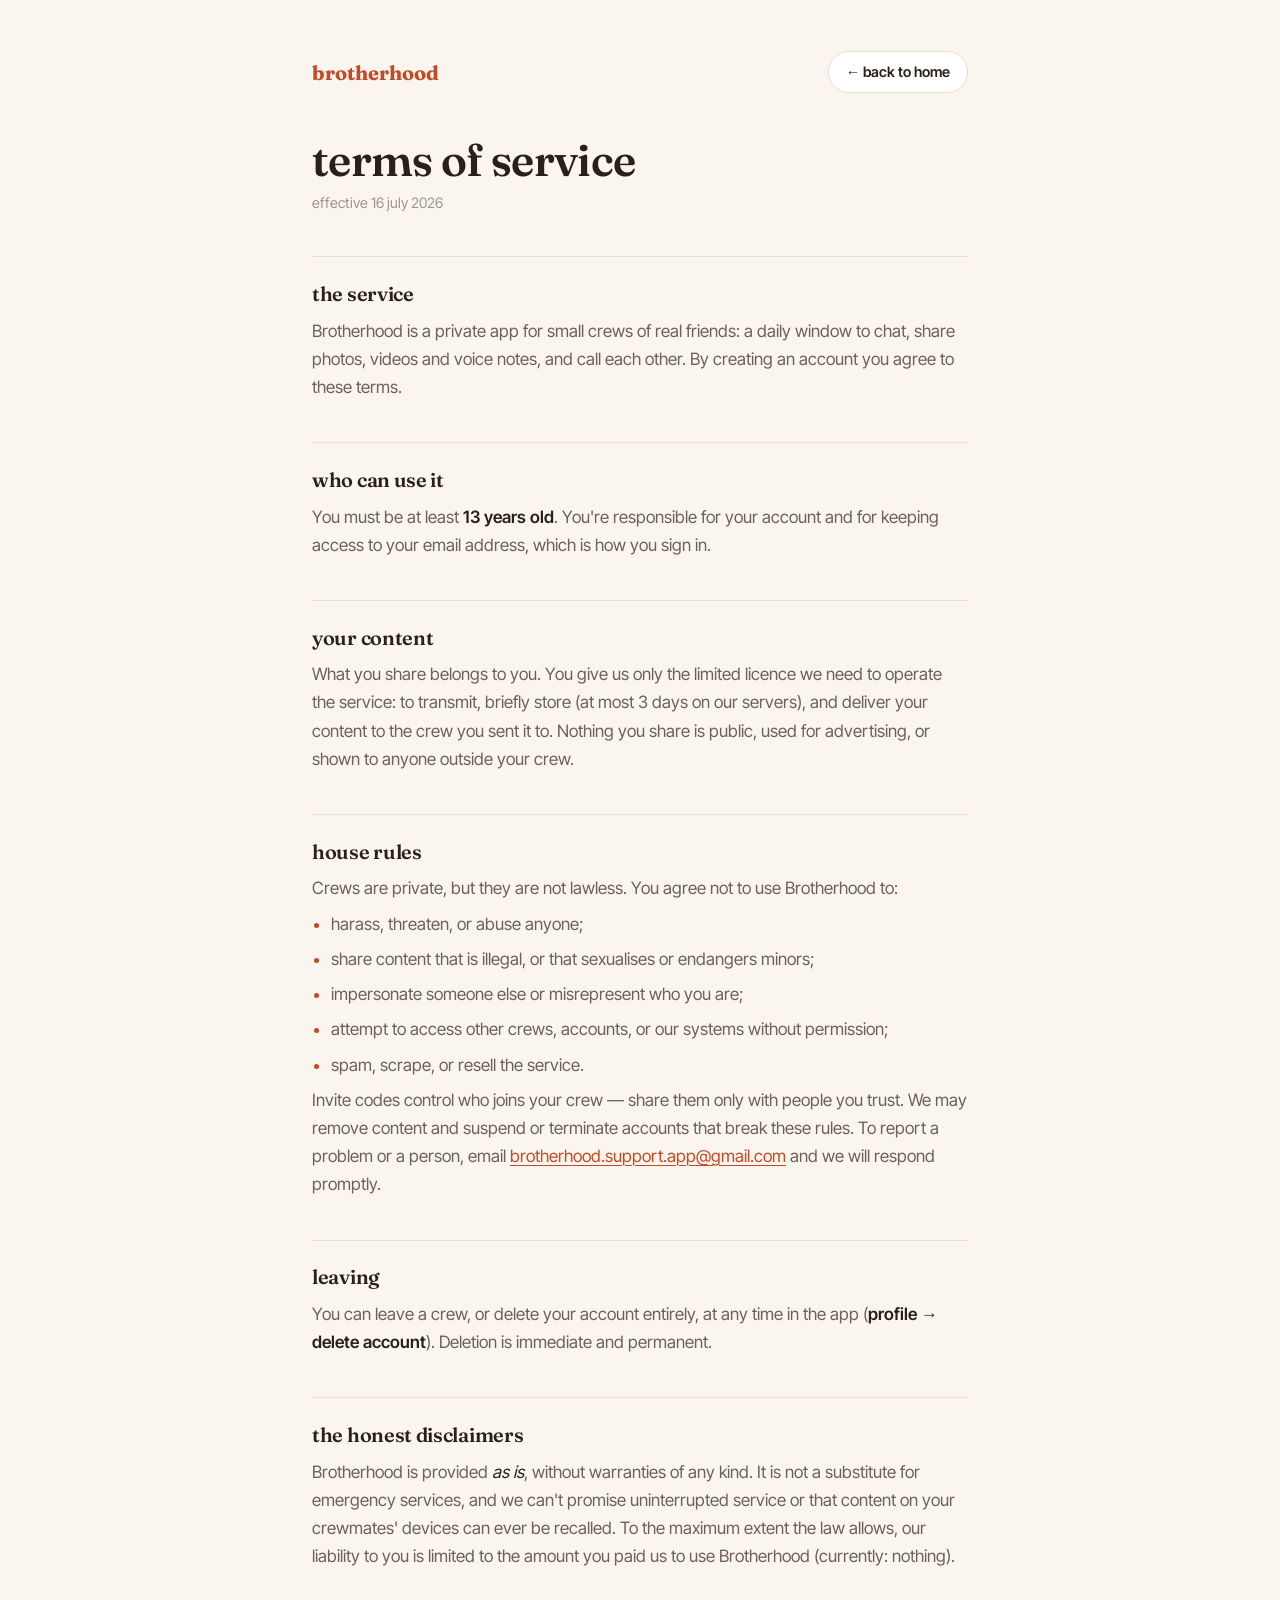
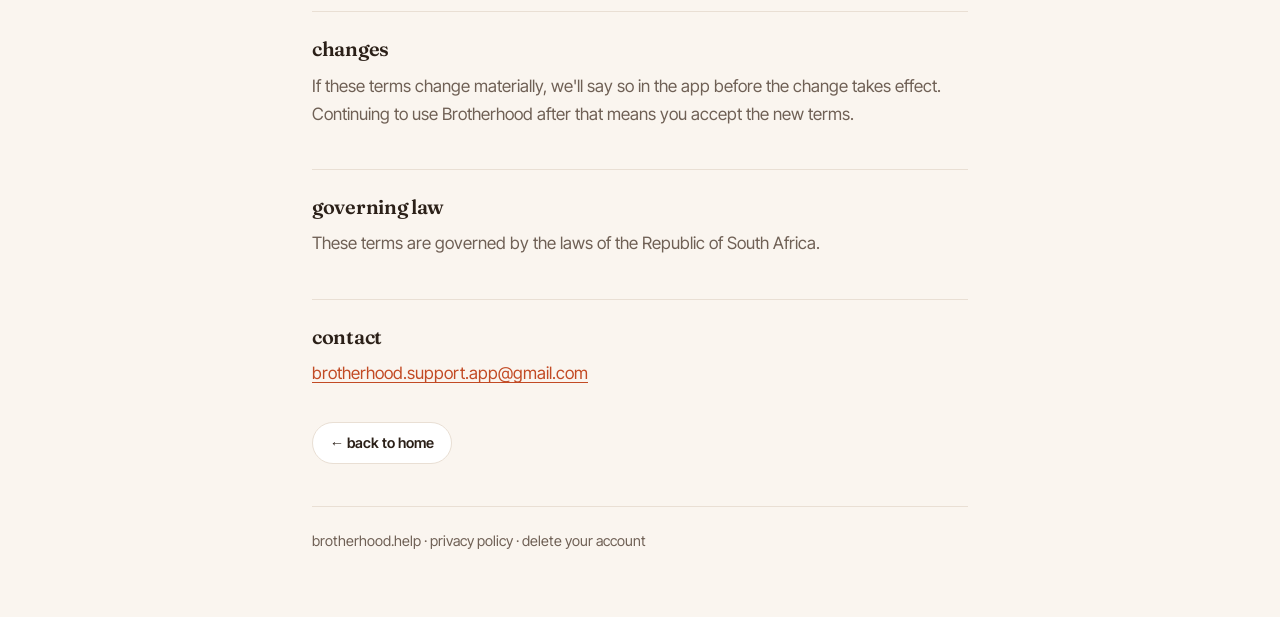
<file: terms/index.html>
<!doctype html>
<!-- DRAFT prepared 2026-07-16 — review before store submission. Not legal advice. -->
<html lang="en">
<head>
  <meta charset="utf-8">
  <meta name="viewport" content="width=device-width, initial-scale=1">
  <title>terms of service — brotherhood</title>
  <meta name="description" content="Terms of service for Brotherhood, a private app for small crews of real friends — plain-language rules for the daily Breaktime window.">
  <link rel="canonical" href="https://brotherhood.help/terms/">
  <meta property="og:type" content="website">
  <meta property="og:site_name" content="Brotherhood">
  <meta property="og:title" content="terms of service — brotherhood">
  <meta property="og:description" content="The plain-language rules for using Brotherhood.">
  <meta property="og:url" content="https://brotherhood.help/terms/">
  <meta property="og:image" content="https://brotherhood.help/og.png?v=1">
  <meta property="og:image:width" content="1200">
  <meta property="og:image:height" content="630">
  <meta property="og:locale" content="en_GB">
  <meta name="twitter:card" content="summary_large_image">
  <meta name="twitter:image" content="https://brotherhood.help/og.png?v=1">
  <meta name="theme-color" content="#faf5ef" media="(prefers-color-scheme: light)">
  <meta name="theme-color" content="#191310" media="(prefers-color-scheme: dark)">
  <link rel="icon" type="image/svg+xml" href="/favicon.svg?v=2">
  <link rel="icon" type="image/png" sizes="96x96" href="/favicon.png?v=2">
  <link rel="apple-touch-icon" href="/apple-touch-icon.png">
  <link rel="preload" href="/fonts/6NU78FyLNQOQZAnv9bYEvDiIdE9Ea92uemAk_WBq8U_9v0c2Wa0KxC9TeA.woff2" as="font" type="font/woff2" crossorigin>
  <link rel="stylesheet" href="/fonts.css">
  <link rel="stylesheet" href="/styles.css">
  <script src="/mail.js" defer></script>
</head>
<body>
<main class="doc">
  <header class="doc-top">
    <a class="wordmark" href="/">brotherhood</a>
    <a class="btn-back" href="/">← back to home</a>
  </header>

  <h1>terms of service</h1>
  <p class="updated">effective 16 july 2026</p>

  <h2>the service</h2>
  <p>Brotherhood is a private app for small crews of real friends: a daily window to
  chat, share photos, videos and voice notes, and call each other. By creating an
  account you agree to these terms.</p>

  <h2>who can use it</h2>
  <p>You must be at least <strong>13 years old</strong>. You're responsible for your
  account and for keeping access to your email address, which is how you sign in.</p>

  <h2>your content</h2>
  <p>What you share belongs to you. You give us only the limited licence we need to
  operate the service: to transmit, briefly store (at most 3 days on our servers), and
  deliver your content to the crew you sent it to. Nothing you share is public, used
  for advertising, or shown to anyone outside your crew.</p>

  <h2>house rules</h2>
  <p>Crews are private, but they are not lawless. You agree not to use Brotherhood to:</p>
  <ul>
    <li>harass, threaten, or abuse anyone;</li>
    <li>share content that is illegal, or that sexualises or endangers minors;</li>
    <li>impersonate someone else or misrepresent who you are;</li>
    <li>attempt to access other crews, accounts, or our systems without permission;</li>
    <li>spam, scrape, or resell the service.</li>
  </ul>
  <p>Invite codes control who joins your crew — share them only with people you trust.
  We may remove content and suspend or terminate accounts that break these rules. To
  report a problem or a person, email
  <a href="mailto:brotherhood.support.app@gmail.com">brotherhood.support.app@gmail.com</a> and we will
  respond promptly.</p>

  <h2>leaving</h2>
  <p>You can leave a crew, or delete your account entirely, at any time in the app
  (<strong>profile → delete account</strong>). Deletion is immediate and permanent.</p>

  <h2>the honest disclaimers</h2>
  <p>Brotherhood is provided <em>as is</em>, without warranties of any kind. It is not
  a substitute for emergency services, and we can't promise uninterrupted service or
  that content on your crewmates' devices can ever be recalled. To the maximum extent
  the law allows, our liability to you is limited to the amount you paid us to use
  Brotherhood (currently: nothing).</p>

  <h2>changes</h2>
  <p>If these terms change materially, we'll say so in the app before the change takes
  effect. Continuing to use Brotherhood after that means you accept the new terms.</p>

  <h2>governing law</h2>
  <p>These terms are governed by the laws of the Republic of South Africa.</p>

  <h2>contact</h2>
  <p><a href="mailto:brotherhood.support.app@gmail.com">brotherhood.support.app@gmail.com</a></p>

  <p class="doc-end"><a class="btn-back" href="/">← back to home</a></p>

  <hr>
  <footer>
    <p><a href="/">brotherhood.help</a> · <a href="/privacy/">privacy policy</a> ·
    <a href="/delete-account/">delete your account</a></p>
  </footer>
</main>
</body>
</html>
</file>
<file: fonts.css>
/* Self-hosted brand fonts (Fraunces + Inter Tight).
   Byte-identical to Google's woff2, served from our own origin —
   no third-party request, no per-visitor IP sent to Google. */

/* Fraunces 600 — vietnamese */
@font-face {
  font-family: 'Fraunces';
  font-style: normal;
  font-weight: 600;
  font-display: swap;
  src: url(/fonts/6NU78FyLNQOQZAnv9bYEvDiIdE9Ea92uemAk_WBq8U_9v0c2Wa0KxCBTeO-U.woff2) format('woff2');
  unicode-range: U+0102-0103, U+0110-0111, U+0128-0129, U+0168-0169, U+01A0-01A1, U+01AF-01B0, U+0300-0301, U+0303-0304, U+0308-0309, U+0323, U+0329, U+1EA0-1EF9, U+20AB;
}

/* Fraunces 600 — latin-ext */
@font-face {
  font-family: 'Fraunces';
  font-style: normal;
  font-weight: 600;
  font-display: swap;
  src: url(/fonts/6NU78FyLNQOQZAnv9bYEvDiIdE9Ea92uemAk_WBq8U_9v0c2Wa0KxCFTeO-U.woff2) format('woff2');
  unicode-range: U+0100-02BA, U+02BD-02C5, U+02C7-02CC, U+02CE-02D7, U+02DD-02FF, U+0304, U+0308, U+0329, U+1D00-1DBF, U+1E00-1E9F, U+1EF2-1EFF, U+2020, U+20A0-20AB, U+20AD-20C0, U+2113, U+2C60-2C7F, U+A720-A7FF;
}

/* Fraunces 600 — latin */
@font-face {
  font-family: 'Fraunces';
  font-style: normal;
  font-weight: 600;
  font-display: swap;
  src: url(/fonts/6NU78FyLNQOQZAnv9bYEvDiIdE9Ea92uemAk_WBq8U_9v0c2Wa0KxC9TeA.woff2) format('woff2');
  unicode-range: U+0000-00FF, U+0131, U+0152-0153, U+02BB-02BC, U+02C6, U+02DA, U+02DC, U+0304, U+0308, U+0329, U+2000-206F, U+20AC, U+2122, U+2191, U+2193, U+2212, U+2215, U+FEFF, U+FFFD;
}

/* Fraunces 700 — vietnamese */
@font-face {
  font-family: 'Fraunces';
  font-style: normal;
  font-weight: 700;
  font-display: swap;
  src: url(/fonts/6NU78FyLNQOQZAnv9bYEvDiIdE9Ea92uemAk_WBq8U_9v0c2Wa0KxCBTeO-U.woff2) format('woff2');
  unicode-range: U+0102-0103, U+0110-0111, U+0128-0129, U+0168-0169, U+01A0-01A1, U+01AF-01B0, U+0300-0301, U+0303-0304, U+0308-0309, U+0323, U+0329, U+1EA0-1EF9, U+20AB;
}

/* Fraunces 700 — latin-ext */
@font-face {
  font-family: 'Fraunces';
  font-style: normal;
  font-weight: 700;
  font-display: swap;
  src: url(/fonts/6NU78FyLNQOQZAnv9bYEvDiIdE9Ea92uemAk_WBq8U_9v0c2Wa0KxCFTeO-U.woff2) format('woff2');
  unicode-range: U+0100-02BA, U+02BD-02C5, U+02C7-02CC, U+02CE-02D7, U+02DD-02FF, U+0304, U+0308, U+0329, U+1D00-1DBF, U+1E00-1E9F, U+1EF2-1EFF, U+2020, U+20A0-20AB, U+20AD-20C0, U+2113, U+2C60-2C7F, U+A720-A7FF;
}

/* Fraunces 700 — latin */
@font-face {
  font-family: 'Fraunces';
  font-style: normal;
  font-weight: 700;
  font-display: swap;
  src: url(/fonts/6NU78FyLNQOQZAnv9bYEvDiIdE9Ea92uemAk_WBq8U_9v0c2Wa0KxC9TeA.woff2) format('woff2');
  unicode-range: U+0000-00FF, U+0131, U+0152-0153, U+02BB-02BC, U+02C6, U+02DA, U+02DC, U+0304, U+0308, U+0329, U+2000-206F, U+20AC, U+2122, U+2191, U+2193, U+2212, U+2215, U+FEFF, U+FFFD;
}

/* Inter Tight 400 — cyrillic-ext */
@font-face {
  font-family: 'Inter Tight';
  font-style: normal;
  font-weight: 400;
  font-display: swap;
  src: url(/fonts/NGSwv5HMAFg6IuGlBNMjxLsK8ah8QA.woff2) format('woff2');
  unicode-range: U+0460-052F, U+1C80-1C8A, U+20B4, U+2DE0-2DFF, U+A640-A69F, U+FE2E-FE2F;
}

/* Inter Tight 400 — cyrillic */
@font-face {
  font-family: 'Inter Tight';
  font-style: normal;
  font-weight: 400;
  font-display: swap;
  src: url(/fonts/NGSwv5HMAFg6IuGlBNMjxLsD8ah8QA.woff2) format('woff2');
  unicode-range: U+0301, U+0400-045F, U+0490-0491, U+04B0-04B1, U+2116;
}

/* Inter Tight 400 — greek-ext */
@font-face {
  font-family: 'Inter Tight';
  font-style: normal;
  font-weight: 400;
  font-display: swap;
  src: url(/fonts/NGSwv5HMAFg6IuGlBNMjxLsL8ah8QA.woff2) format('woff2');
  unicode-range: U+1F00-1FFF;
}

/* Inter Tight 400 — greek */
@font-face {
  font-family: 'Inter Tight';
  font-style: normal;
  font-weight: 400;
  font-display: swap;
  src: url(/fonts/NGSwv5HMAFg6IuGlBNMjxLsE8ah8QA.woff2) format('woff2');
  unicode-range: U+0370-0377, U+037A-037F, U+0384-038A, U+038C, U+038E-03A1, U+03A3-03FF;
}

/* Inter Tight 400 — vietnamese */
@font-face {
  font-family: 'Inter Tight';
  font-style: normal;
  font-weight: 400;
  font-display: swap;
  src: url(/fonts/NGSwv5HMAFg6IuGlBNMjxLsI8ah8QA.woff2) format('woff2');
  unicode-range: U+0102-0103, U+0110-0111, U+0128-0129, U+0168-0169, U+01A0-01A1, U+01AF-01B0, U+0300-0301, U+0303-0304, U+0308-0309, U+0323, U+0329, U+1EA0-1EF9, U+20AB;
}

/* Inter Tight 400 — latin-ext */
@font-face {
  font-family: 'Inter Tight';
  font-style: normal;
  font-weight: 400;
  font-display: swap;
  src: url(/fonts/NGSwv5HMAFg6IuGlBNMjxLsJ8ah8QA.woff2) format('woff2');
  unicode-range: U+0100-02BA, U+02BD-02C5, U+02C7-02CC, U+02CE-02D7, U+02DD-02FF, U+0304, U+0308, U+0329, U+1D00-1DBF, U+1E00-1E9F, U+1EF2-1EFF, U+2020, U+20A0-20AB, U+20AD-20C0, U+2113, U+2C60-2C7F, U+A720-A7FF;
}

/* Inter Tight 400 — latin */
@font-face {
  font-family: 'Inter Tight';
  font-style: normal;
  font-weight: 400;
  font-display: swap;
  src: url(/fonts/NGSwv5HMAFg6IuGlBNMjxLsH8ag.woff2) format('woff2');
  unicode-range: U+0000-00FF, U+0131, U+0152-0153, U+02BB-02BC, U+02C6, U+02DA, U+02DC, U+0304, U+0308, U+0329, U+2000-206F, U+20AC, U+2122, U+2191, U+2193, U+2212, U+2215, U+FEFF, U+FFFD;
}

/* Inter Tight 500 — cyrillic-ext */
@font-face {
  font-family: 'Inter Tight';
  font-style: normal;
  font-weight: 500;
  font-display: swap;
  src: url(/fonts/NGSwv5HMAFg6IuGlBNMjxLsK8ah8QA.woff2) format('woff2');
  unicode-range: U+0460-052F, U+1C80-1C8A, U+20B4, U+2DE0-2DFF, U+A640-A69F, U+FE2E-FE2F;
}

/* Inter Tight 500 — cyrillic */
@font-face {
  font-family: 'Inter Tight';
  font-style: normal;
  font-weight: 500;
  font-display: swap;
  src: url(/fonts/NGSwv5HMAFg6IuGlBNMjxLsD8ah8QA.woff2) format('woff2');
  unicode-range: U+0301, U+0400-045F, U+0490-0491, U+04B0-04B1, U+2116;
}

/* Inter Tight 500 — greek-ext */
@font-face {
  font-family: 'Inter Tight';
  font-style: normal;
  font-weight: 500;
  font-display: swap;
  src: url(/fonts/NGSwv5HMAFg6IuGlBNMjxLsL8ah8QA.woff2) format('woff2');
  unicode-range: U+1F00-1FFF;
}

/* Inter Tight 500 — greek */
@font-face {
  font-family: 'Inter Tight';
  font-style: normal;
  font-weight: 500;
  font-display: swap;
  src: url(/fonts/NGSwv5HMAFg6IuGlBNMjxLsE8ah8QA.woff2) format('woff2');
  unicode-range: U+0370-0377, U+037A-037F, U+0384-038A, U+038C, U+038E-03A1, U+03A3-03FF;
}

/* Inter Tight 500 — vietnamese */
@font-face {
  font-family: 'Inter Tight';
  font-style: normal;
  font-weight: 500;
  font-display: swap;
  src: url(/fonts/NGSwv5HMAFg6IuGlBNMjxLsI8ah8QA.woff2) format('woff2');
  unicode-range: U+0102-0103, U+0110-0111, U+0128-0129, U+0168-0169, U+01A0-01A1, U+01AF-01B0, U+0300-0301, U+0303-0304, U+0308-0309, U+0323, U+0329, U+1EA0-1EF9, U+20AB;
}

/* Inter Tight 500 — latin-ext */
@font-face {
  font-family: 'Inter Tight';
  font-style: normal;
  font-weight: 500;
  font-display: swap;
  src: url(/fonts/NGSwv5HMAFg6IuGlBNMjxLsJ8ah8QA.woff2) format('woff2');
  unicode-range: U+0100-02BA, U+02BD-02C5, U+02C7-02CC, U+02CE-02D7, U+02DD-02FF, U+0304, U+0308, U+0329, U+1D00-1DBF, U+1E00-1E9F, U+1EF2-1EFF, U+2020, U+20A0-20AB, U+20AD-20C0, U+2113, U+2C60-2C7F, U+A720-A7FF;
}

/* Inter Tight 500 — latin */
@font-face {
  font-family: 'Inter Tight';
  font-style: normal;
  font-weight: 500;
  font-display: swap;
  src: url(/fonts/NGSwv5HMAFg6IuGlBNMjxLsH8ag.woff2) format('woff2');
  unicode-range: U+0000-00FF, U+0131, U+0152-0153, U+02BB-02BC, U+02C6, U+02DA, U+02DC, U+0304, U+0308, U+0329, U+2000-206F, U+20AC, U+2122, U+2191, U+2193, U+2212, U+2215, U+FEFF, U+FFFD;
}

/* Inter Tight 600 — cyrillic-ext */
@font-face {
  font-family: 'Inter Tight';
  font-style: normal;
  font-weight: 600;
  font-display: swap;
  src: url(/fonts/NGSwv5HMAFg6IuGlBNMjxLsK8ah8QA.woff2) format('woff2');
  unicode-range: U+0460-052F, U+1C80-1C8A, U+20B4, U+2DE0-2DFF, U+A640-A69F, U+FE2E-FE2F;
}

/* Inter Tight 600 — cyrillic */
@font-face {
  font-family: 'Inter Tight';
  font-style: normal;
  font-weight: 600;
  font-display: swap;
  src: url(/fonts/NGSwv5HMAFg6IuGlBNMjxLsD8ah8QA.woff2) format('woff2');
  unicode-range: U+0301, U+0400-045F, U+0490-0491, U+04B0-04B1, U+2116;
}

/* Inter Tight 600 — greek-ext */
@font-face {
  font-family: 'Inter Tight';
  font-style: normal;
  font-weight: 600;
  font-display: swap;
  src: url(/fonts/NGSwv5HMAFg6IuGlBNMjxLsL8ah8QA.woff2) format('woff2');
  unicode-range: U+1F00-1FFF;
}

/* Inter Tight 600 — greek */
@font-face {
  font-family: 'Inter Tight';
  font-style: normal;
  font-weight: 600;
  font-display: swap;
  src: url(/fonts/NGSwv5HMAFg6IuGlBNMjxLsE8ah8QA.woff2) format('woff2');
  unicode-range: U+0370-0377, U+037A-037F, U+0384-038A, U+038C, U+038E-03A1, U+03A3-03FF;
}

/* Inter Tight 600 — vietnamese */
@font-face {
  font-family: 'Inter Tight';
  font-style: normal;
  font-weight: 600;
  font-display: swap;
  src: url(/fonts/NGSwv5HMAFg6IuGlBNMjxLsI8ah8QA.woff2) format('woff2');
  unicode-range: U+0102-0103, U+0110-0111, U+0128-0129, U+0168-0169, U+01A0-01A1, U+01AF-01B0, U+0300-0301, U+0303-0304, U+0308-0309, U+0323, U+0329, U+1EA0-1EF9, U+20AB;
}

/* Inter Tight 600 — latin-ext */
@font-face {
  font-family: 'Inter Tight';
  font-style: normal;
  font-weight: 600;
  font-display: swap;
  src: url(/fonts/NGSwv5HMAFg6IuGlBNMjxLsJ8ah8QA.woff2) format('woff2');
  unicode-range: U+0100-02BA, U+02BD-02C5, U+02C7-02CC, U+02CE-02D7, U+02DD-02FF, U+0304, U+0308, U+0329, U+1D00-1DBF, U+1E00-1E9F, U+1EF2-1EFF, U+2020, U+20A0-20AB, U+20AD-20C0, U+2113, U+2C60-2C7F, U+A720-A7FF;
}

/* Inter Tight 600 — latin */
@font-face {
  font-family: 'Inter Tight';
  font-style: normal;
  font-weight: 600;
  font-display: swap;
  src: url(/fonts/NGSwv5HMAFg6IuGlBNMjxLsH8ag.woff2) format('woff2');
  unicode-range: U+0000-00FF, U+0131, U+0152-0153, U+02BB-02BC, U+02C6, U+02DA, U+02DC, U+0304, U+0308, U+0329, U+2000-206F, U+20AC, U+2122, U+2191, U+2193, U+2212, U+2215, U+FEFF, U+FFFD;
}
</file>
<file: styles.css>
/* Brotherhood — brotherhood.help
   Fraunces carries the brand voice (same display face as the app),
   Inter Tight carries the reading. Warm paper by day, ember by night. */

:root {
  --bg: #faf5ef;
  --bg-raise: #ffffff;
  --ink: #2b2018;
  --ink-soft: #6f6055;
  --ink-faint: #a3948a;
  --accent: #c24a24;
  --accent-deep: #a03a18;
  --accent-soft: rgba(194, 74, 36, 0.09);
  --rule: #e9dfd4;
  --bubble-them: #f1e8de;
  --shadow: 0 24px 60px -24px rgba(60, 34, 18, 0.35);
}
@media (prefers-color-scheme: dark) {
  :root {
    --bg: #191310;
    --bg-raise: #221a15;
    --ink: #f2e9e0;
    --ink-soft: #b5a698;
    --ink-faint: #7d7065;
    --accent: #e06a3f;
    --accent-deep: #c24a24;
    --accent-soft: rgba(224, 106, 63, 0.13);
    --rule: #352a22;
    --bubble-them: #2c221b;
    --shadow: 0 24px 60px -24px rgba(0, 0, 0, 0.7);
  }
}

* { box-sizing: border-box; margin: 0; }

html { scroll-behavior: smooth; }

body {
  background: var(--bg);
  color: var(--ink);
  font-family: "Inter Tight", -apple-system, "Segoe UI", sans-serif;
  font-size: 17px;
  line-height: 1.65;
  -webkit-font-smoothing: antialiased;
}

.display, h1, h2 {
  font-family: "Fraunces", Georgia, serif;
  font-weight: 600;
  letter-spacing: -0.015em;
  line-height: 1.12;
}

a { color: var(--accent); text-decoration-thickness: 1px; text-underline-offset: 3px; }
.soft { color: var(--ink-soft); }

/* ---- shared shell ------------------------------------------------------ */

.shell {
  max-width: 68rem;
  margin: 0 auto;
  padding: 0 1.5rem;
}

.topbar {
  display: flex;
  align-items: center;
  justify-content: space-between;
  padding: 1.6rem 0 0;
}
.wordmark {
  font-family: "Fraunces", Georgia, serif;
  font-weight: 700;
  font-size: 1.25rem;
  color: var(--accent);
  text-decoration: none;
}
.topbar nav { display: flex; gap: 1.4rem; }
.topbar nav a {
  color: var(--ink-soft);
  text-decoration: none;
  font-size: 0.92rem;
  font-weight: 500;
}
.topbar nav a:hover { color: var(--accent); }

footer {
  border-top: 1px solid var(--rule);
  margin-top: 5rem;
  padding: 2.2rem 0 3rem;
  color: var(--ink-faint);
  font-size: 0.9rem;
}
footer .foot-row {
  display: flex;
  flex-wrap: wrap;
  gap: 0.4rem 1.4rem;
  align-items: baseline;
  justify-content: space-between;
}
footer a { color: var(--ink-soft); text-decoration: none; }
footer a:hover { color: var(--accent); }
footer .foot-links { display: flex; flex-wrap: wrap; align-items: center; gap: 1.4rem; }
footer .foot-links a.social { display: inline-flex; }
footer .foot-links a.social svg { width: 1.2rem; height: 1.2rem; fill: currentColor; display: block; }

/* ---- landing ----------------------------------------------------------- */

.hero {
  display: grid;
  grid-template-columns: minmax(0, 1.15fr) minmax(0, 0.85fr);
  gap: 3rem;
  align-items: center;
  padding: 5rem 0 4.5rem;
}
.hero h1 {
  font-size: clamp(2.6rem, 6vw, 4.2rem);
  margin-bottom: 1.2rem;
}
.hero h1 em {
  font-style: italic;
  color: var(--accent);
}
.hero .lede {
  font-size: 1.15rem;
  color: var(--ink-soft);
  max-width: 34rem;
  margin-bottom: 2rem;
}

.cta-row { display: flex; flex-wrap: wrap; gap: 0.8rem; align-items: center; }
.btn {
  display: inline-flex;
  align-items: center;
  gap: 0.55rem;
  padding: 0.85rem 1.5rem;
  border-radius: 999px;
  font-weight: 600;
  font-size: 1rem;
  text-decoration: none;
  transition: transform 0.12s ease, box-shadow 0.12s ease;
}
.btn:hover { transform: translateY(-1px); }
.btn-primary {
  background: var(--accent);
  color: #fff;
  box-shadow: 0 10px 24px -10px var(--accent);
}
.btn-ghost {
  color: var(--ink);
  border: 1.5px solid var(--rule);
  background: var(--bg-raise);
}
.cta-note { width: 100%; font-size: 0.88rem; color: var(--ink-faint); margin-top: 0.35rem; }

/* the phone ------------------------------------------------------------- */

.phone-wrap { display: flex; justify-content: center; }
.phone {
  width: min(310px, 82vw);
  border-radius: 42px;
  padding: 14px;
  background: var(--bg-raise);
  border: 1px solid var(--rule);
  box-shadow: var(--shadow);
  transform: rotate(2.5deg);
}
.phone-screen {
  border-radius: 30px;
  background: var(--bg);
  border: 1px solid var(--rule);
  overflow: hidden;
  display: flex;
  flex-direction: column;
  min-height: 480px;
}
.phone-head {
  padding: 0.9rem 1rem 0.75rem;
  border-bottom: 1px solid var(--rule);
}
.phone-head .crew-name {
  font-family: "Fraunces", Georgia, serif;
  font-weight: 600;
  font-size: 1.02rem;
}
.phone-head .crew-sub { font-size: 0.75rem; color: var(--ink-faint); }
.band {
  margin: 0.7rem 0.8rem 0;
  padding: 0.55rem 0.8rem;
  border-radius: 12px;
  background: var(--accent-soft);
  color: var(--accent);
  font-size: 0.78rem;
  font-weight: 600;
  display: flex;
  justify-content: space-between;
  align-items: center;
}
.chat { padding: 0.9rem 0.8rem 1.1rem; display: flex; flex-direction: column; gap: 0.55rem; flex: 1; }
.bubble {
  max-width: 78%;
  padding: 0.55rem 0.85rem;
  border-radius: 16px;
  font-size: 0.86rem;
  line-height: 1.45;
}
.bubble .who {
  display: block;
  font-size: 0.68rem;
  font-weight: 600;
  color: var(--accent);
  margin-bottom: 0.1rem;
}
.them { background: var(--bubble-them); border-bottom-left-radius: 6px; align-self: flex-start; }
.me {
  background: var(--accent);
  color: #fff;
  border-bottom-right-radius: 6px;
  align-self: flex-end;
}
.voice {
  display: inline-flex;
  align-items: center;
  gap: 0.45rem;
}
.voice .bars {
  display: inline-flex;
  gap: 2.5px;
  align-items: center;
  height: 14px;
}
.voice .bars i {
  width: 2.5px;
  border-radius: 2px;
  background: currentColor;
  opacity: 0.75;
}
.sysline {
  align-self: center;
  font-size: 0.72rem;
  color: var(--ink-faint);
  padding: 0.2rem 0;
}

/* sections ---------------------------------------------------------------- */

.kicker {
  font-size: 0.78rem;
  font-weight: 600;
  letter-spacing: 0.14em;
  text-transform: uppercase;
  color: var(--accent);
  margin-bottom: 0.9rem;
}
.section { padding: 3.6rem 0; border-top: 1px solid var(--rule); }
.section h2 { font-size: clamp(1.7rem, 3.4vw, 2.3rem); margin-bottom: 0.9rem; }
.section .lede { color: var(--ink-soft); max-width: 40rem; }
.section .lede + .lede { margin-top: 0.9rem; }

.steps {
  display: grid;
  grid-template-columns: repeat(3, minmax(0, 1fr));
  gap: 1.2rem;
  margin-top: 2.4rem;
}
.step {
  background: var(--bg-raise);
  border: 1px solid var(--rule);
  border-radius: 20px;
  padding: 1.5rem 1.4rem 1.6rem;
}
.step .num {
  font-family: "Fraunces", Georgia, serif;
  font-size: 2rem;
  font-weight: 700;
  color: var(--accent);
  line-height: 1;
  margin-bottom: 0.8rem;
}
.step h3 { font-size: 1.05rem; margin-bottom: 0.35rem; font-weight: 600; }
.step p { font-size: 0.95rem; color: var(--ink-soft); }

.crews {
  display: grid;
  grid-template-columns: repeat(4, minmax(0, 1fr));
  gap: 1.2rem;
  margin-top: 2.4rem;
}
.crew-card {
  background: var(--bg-raise);
  border: 1px solid var(--rule);
  border-radius: 20px;
  padding: 1.4rem 1.3rem 1.5rem;
}
.crew-card .crew-title {
  font-family: "Fraunces", Georgia, serif;
  font-weight: 600;
  font-size: 1.05rem;
  color: var(--accent);
  margin-bottom: 0.35rem;
}
.crew-card p { font-size: 0.92rem; color: var(--ink-soft); }

.manifesto { text-align: center; padding: 4.6rem 0; }
.manifesto .lines {
  font-family: "Fraunces", Georgia, serif;
  font-weight: 600;
  font-size: clamp(1.8rem, 4.5vw, 3rem);
  line-height: 1.35;
}
.manifesto .no {
  color: var(--ink-faint);
  text-decoration: line-through;
  text-decoration-color: var(--accent);
  text-decoration-thickness: 3px;
}
.manifesto .yes { color: var(--accent); font-style: italic; }
.manifesto .creed {
  margin-top: 1.4rem;
  color: var(--ink-soft);
  max-width: 34rem;
  margin-left: auto;
  margin-right: auto;
}

/* ---- document pages (privacy / terms / delete) -------------------------- */

.doc {
  max-width: 44rem;
  margin: 0 auto;
  padding: 3.2rem 1.5rem 4rem;
}
.doc h1 { font-size: clamp(2rem, 5vw, 2.8rem); margin: 0 0 0.4rem; }
.doc .updated { color: var(--ink-faint); font-size: 0.9rem; margin-bottom: 2.4rem; }
.doc h2 {
  font-size: 1.25rem;
  margin: 2.6rem 0 0.7rem;
  padding-top: 1.6rem;
  border-top: 1px solid var(--rule);
}
.doc p, .doc li { color: var(--ink-soft); }
.doc strong, .doc em { color: var(--ink); }
.doc ul { padding-left: 1.2rem; }
.doc li { margin: 0.45rem 0; }
.doc li::marker { color: var(--accent); }
.doc hr { border: 0; border-top: 1px solid var(--rule); margin: 2.6rem 0 0; }
.doc footer { border: 0; margin-top: 1.4rem; padding: 0; }

.doc-top {
  display: flex;
  align-items: center;
  justify-content: space-between;
  gap: 1rem;
  margin-bottom: 2.6rem;
}
.btn-back {
  display: inline-flex;
  align-items: center;
  gap: 0.4rem;
  padding: 0.5rem 1.05rem;
  border-radius: 999px;
  border: 1.5px solid var(--rule);
  background: var(--bg-raise);
  color: var(--ink);
  font-size: 0.9rem;
  font-weight: 600;
  text-decoration: none;
}
.btn-back:hover { border-color: var(--accent); color: var(--accent); }
.doc-end { margin-top: 2.2rem; }

/* ---- invite page (/join) ------------------------------------------------- */

.join {
  max-width: 34rem;
  margin: 0 auto;
  padding: 3.2rem 1.5rem 4rem;
  text-align: center;
}
.join .doc-top { margin-bottom: 3rem; }
.join h1 {
  font-size: clamp(2.2rem, 6.5vw, 3rem);
  margin-bottom: 1rem;
}
.join h1 em { font-style: italic; color: var(--accent); }
.join .lede { color: var(--ink-soft); margin-bottom: 2.4rem; }
.code-card {
  background: var(--bg-raise);
  border: 1px solid var(--rule);
  border-radius: 20px;
  padding: 1.6rem 1.4rem 1.8rem;
  margin-bottom: 2rem;
  box-shadow: var(--shadow);
}
.code-label {
  font-size: 0.78rem;
  font-weight: 600;
  letter-spacing: 0.14em;
  text-transform: uppercase;
  color: var(--ink-faint);
  margin-bottom: 0.6rem;
}
.invite-code {
  font-family: "Fraunces", Georgia, serif;
  font-weight: 700;
  font-size: clamp(1.9rem, 7vw, 2.6rem);
  letter-spacing: 0.18em;
  line-height: 1.2;
  margin-bottom: 1.1rem;
  word-break: break-all;
}
.invite-code.missing {
  font-family: "Inter Tight", -apple-system, "Segoe UI", sans-serif;
  font-weight: 500;
  font-size: 1.05rem;
  letter-spacing: normal;
  color: var(--ink-soft);
  margin-bottom: 0;
}
.join .cta-row { justify-content: center; }
.join .cta-note { margin: 1.5rem 0 0.9rem; }

/* ---- toast (mail.js) ----------------------------------------------------- */

.toast {
  position: fixed;
  left: 50%;
  bottom: 2rem;
  transform: translate(-50%, 1rem);
  background: var(--accent);
  color: #fff;
  font-weight: 600;
  font-size: 0.92rem;
  padding: 0.7rem 1.3rem;
  border-radius: 999px;
  box-shadow: 0 12px 30px -10px rgba(0, 0, 0, 0.4);
  opacity: 0;
  pointer-events: none;
  transition: opacity 0.2s ease, transform 0.2s ease;
  z-index: 10;
}
.toast.show { opacity: 1; transform: translate(-50%, 0); }

/* ---- small screens ------------------------------------------------------ */

@media (max-width: 860px) {
  .hero { grid-template-columns: 1fr; padding: 3rem 0 2.8rem; gap: 2.6rem; }
  .phone { transform: rotate(0deg); }
  .steps { grid-template-columns: 1fr; }
  .crews { grid-template-columns: repeat(2, minmax(0, 1fr)); }
  /* nav stays visible on phones — it's the only way around the site */
  .topbar { flex-direction: column; align-items: flex-start; gap: 0.8rem; }
  .topbar nav { flex-wrap: wrap; gap: 0.9rem 1.2rem; }
}

@media (max-width: 560px) {
  .crews { grid-template-columns: 1fr; }
}
</file>
